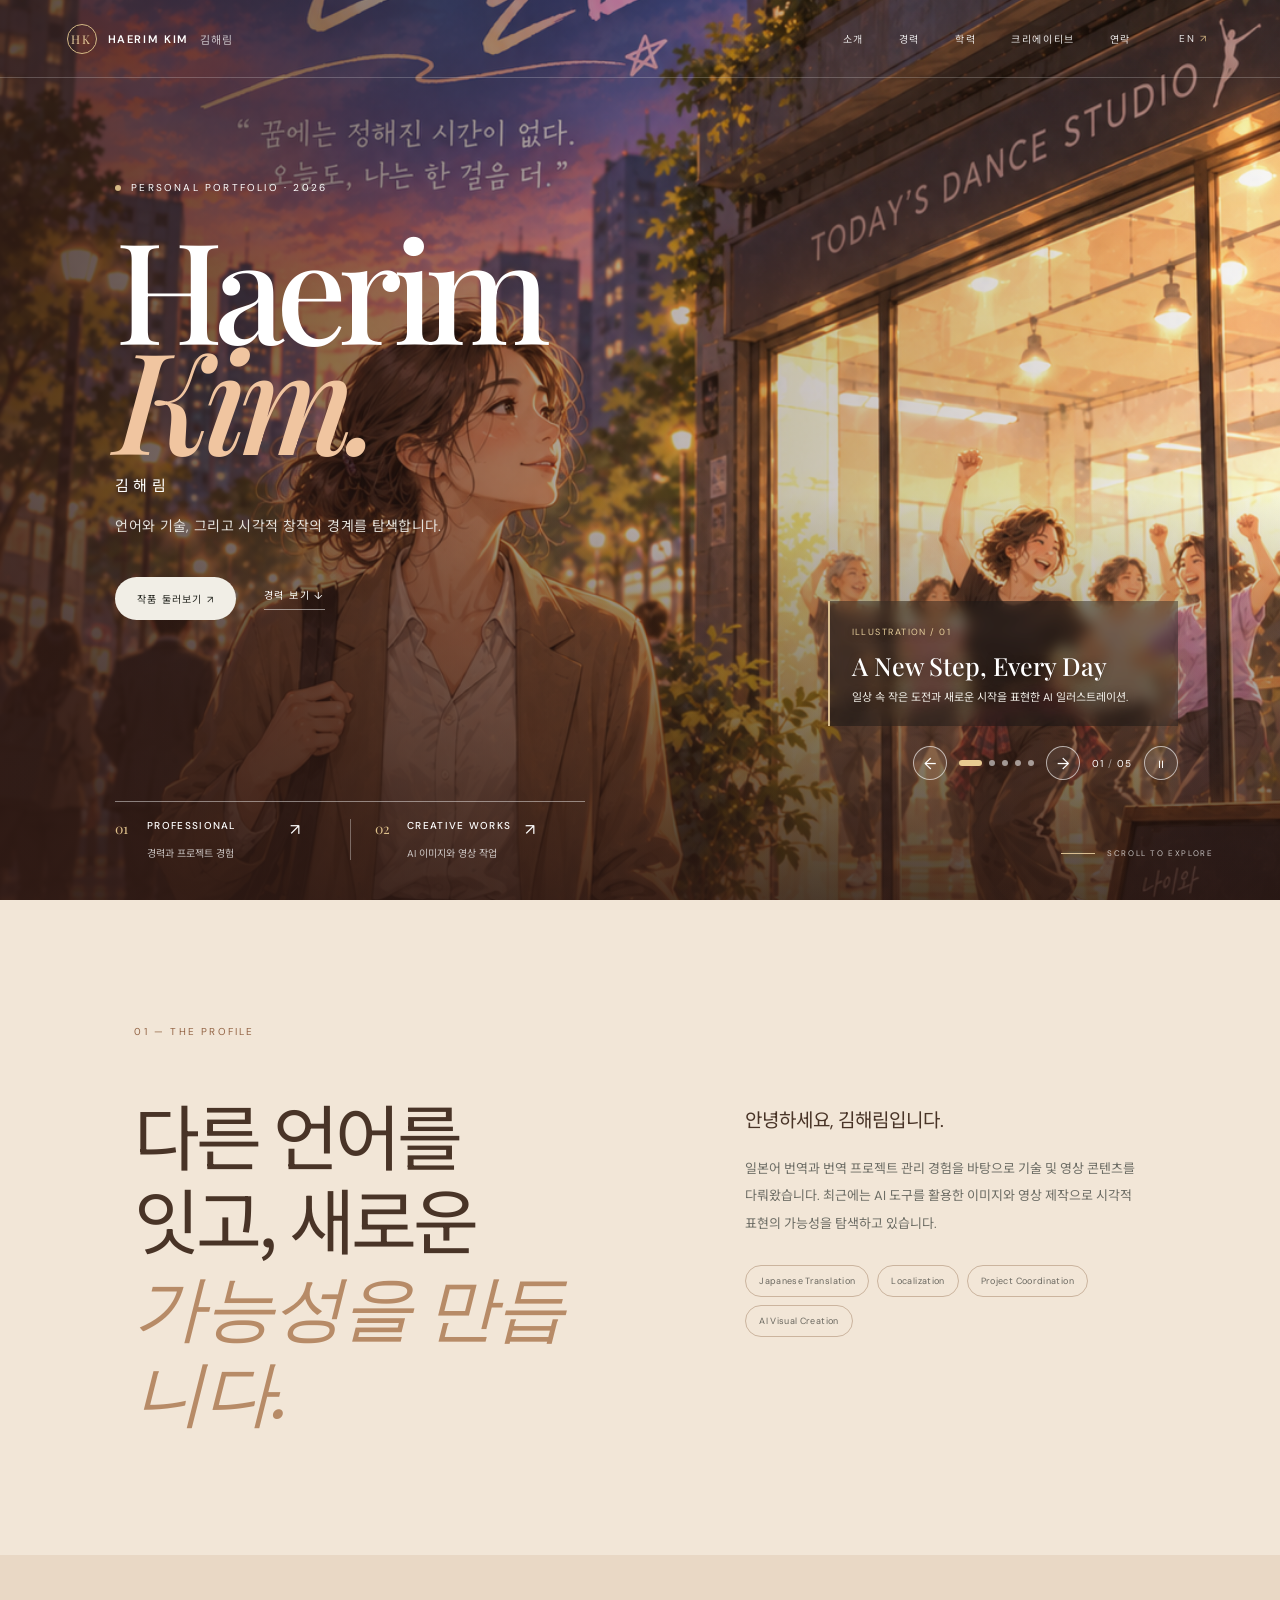
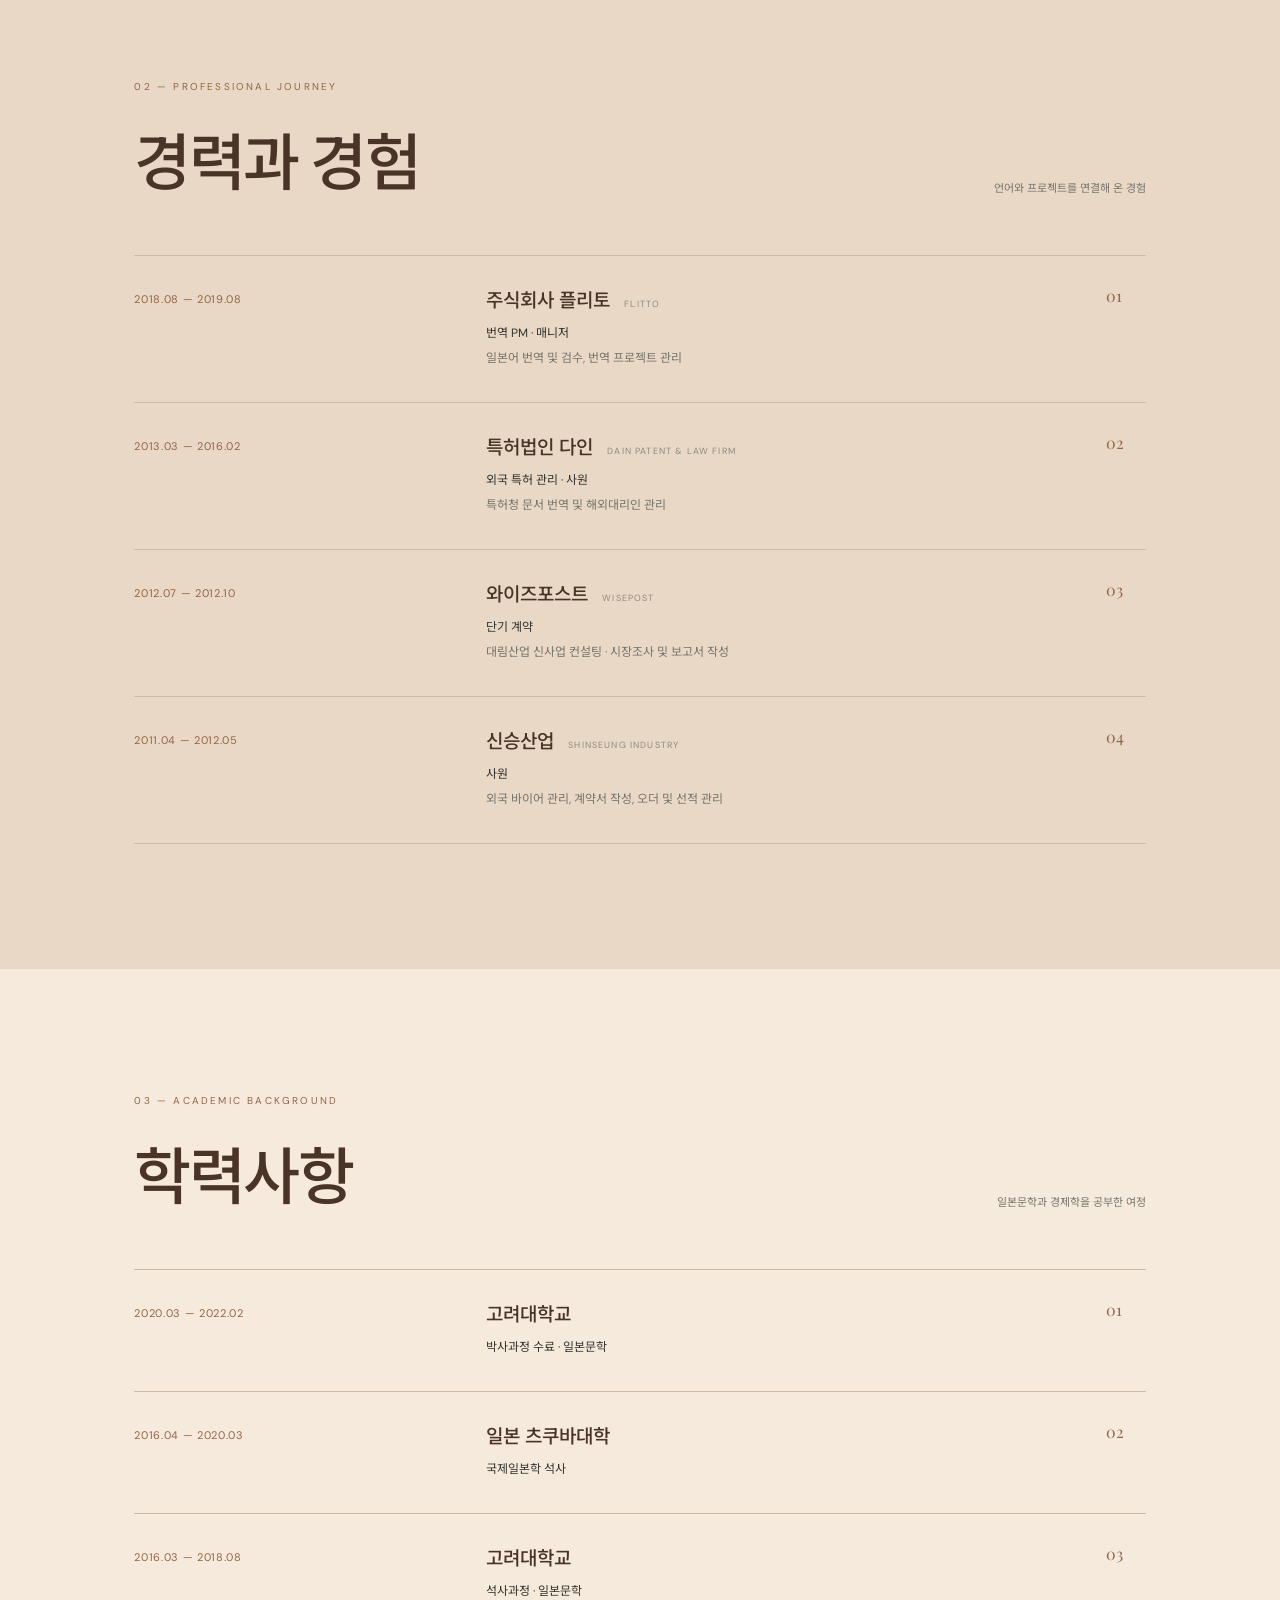
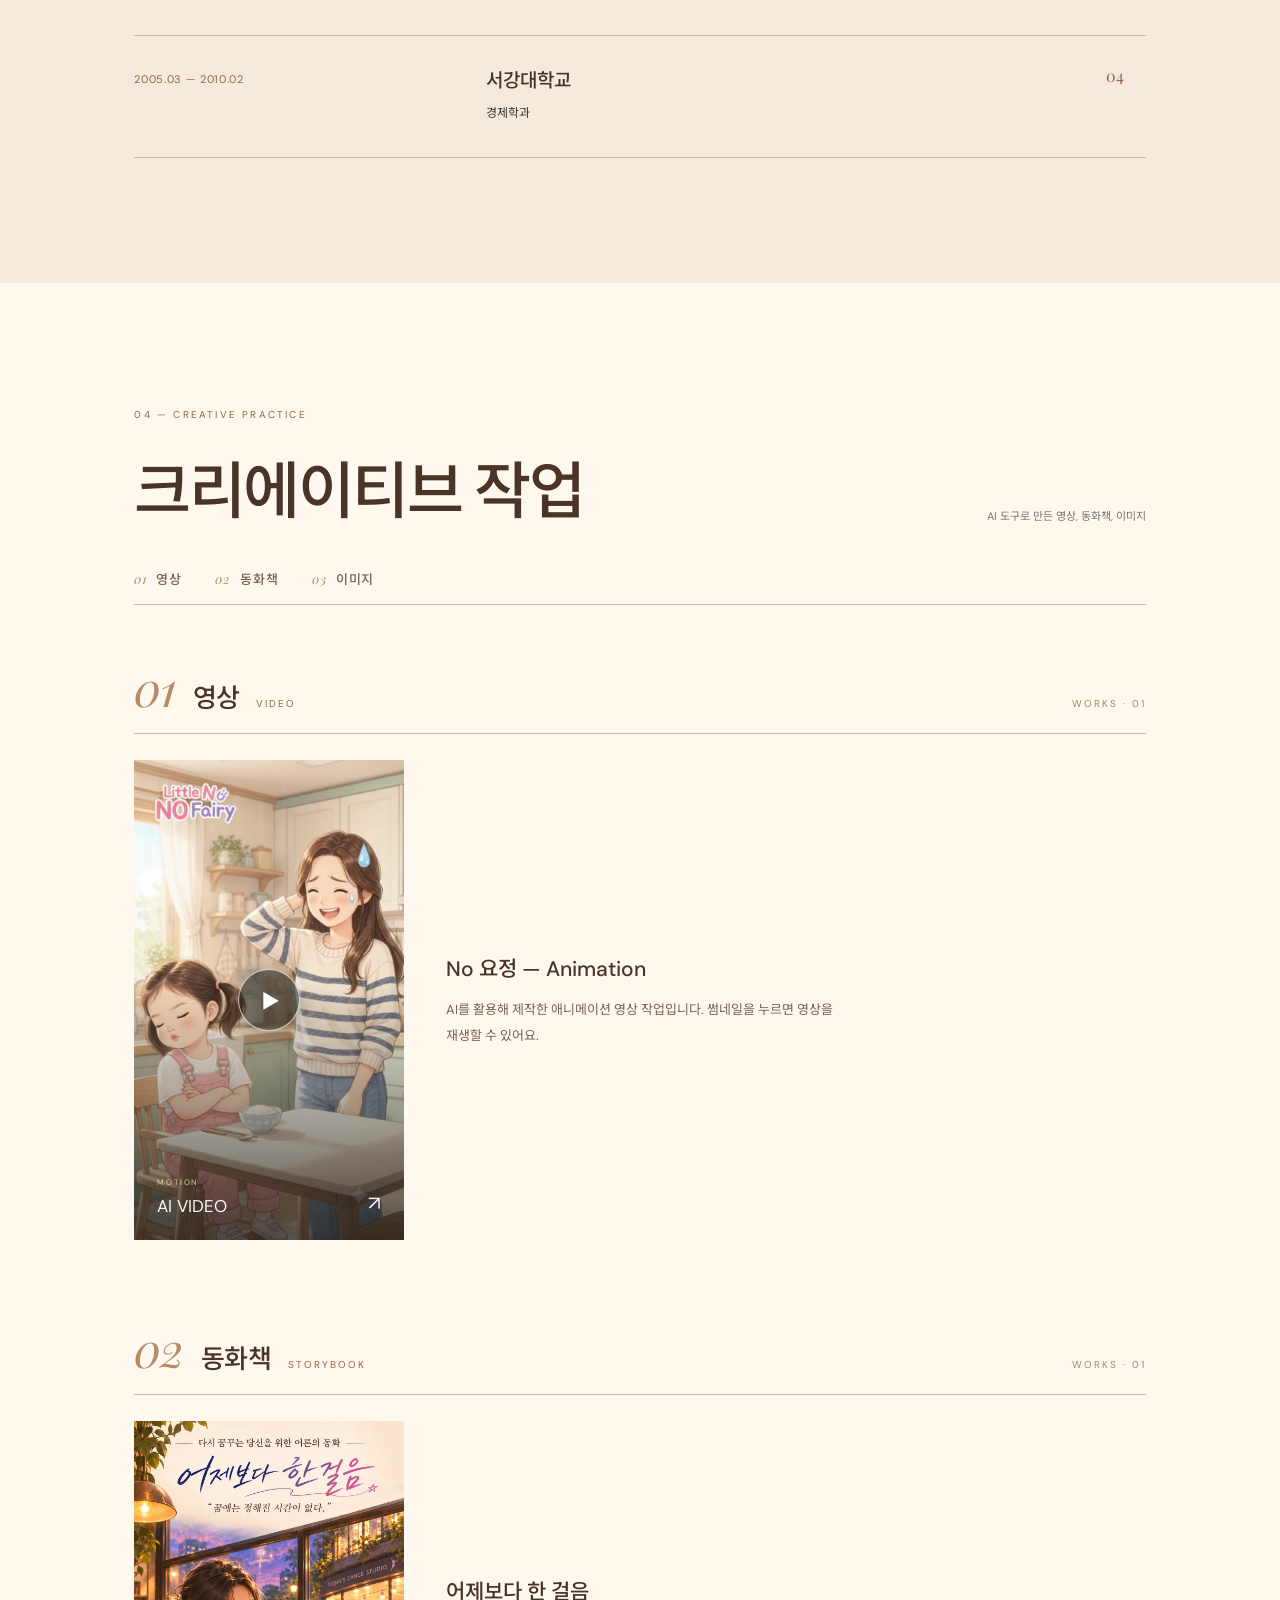
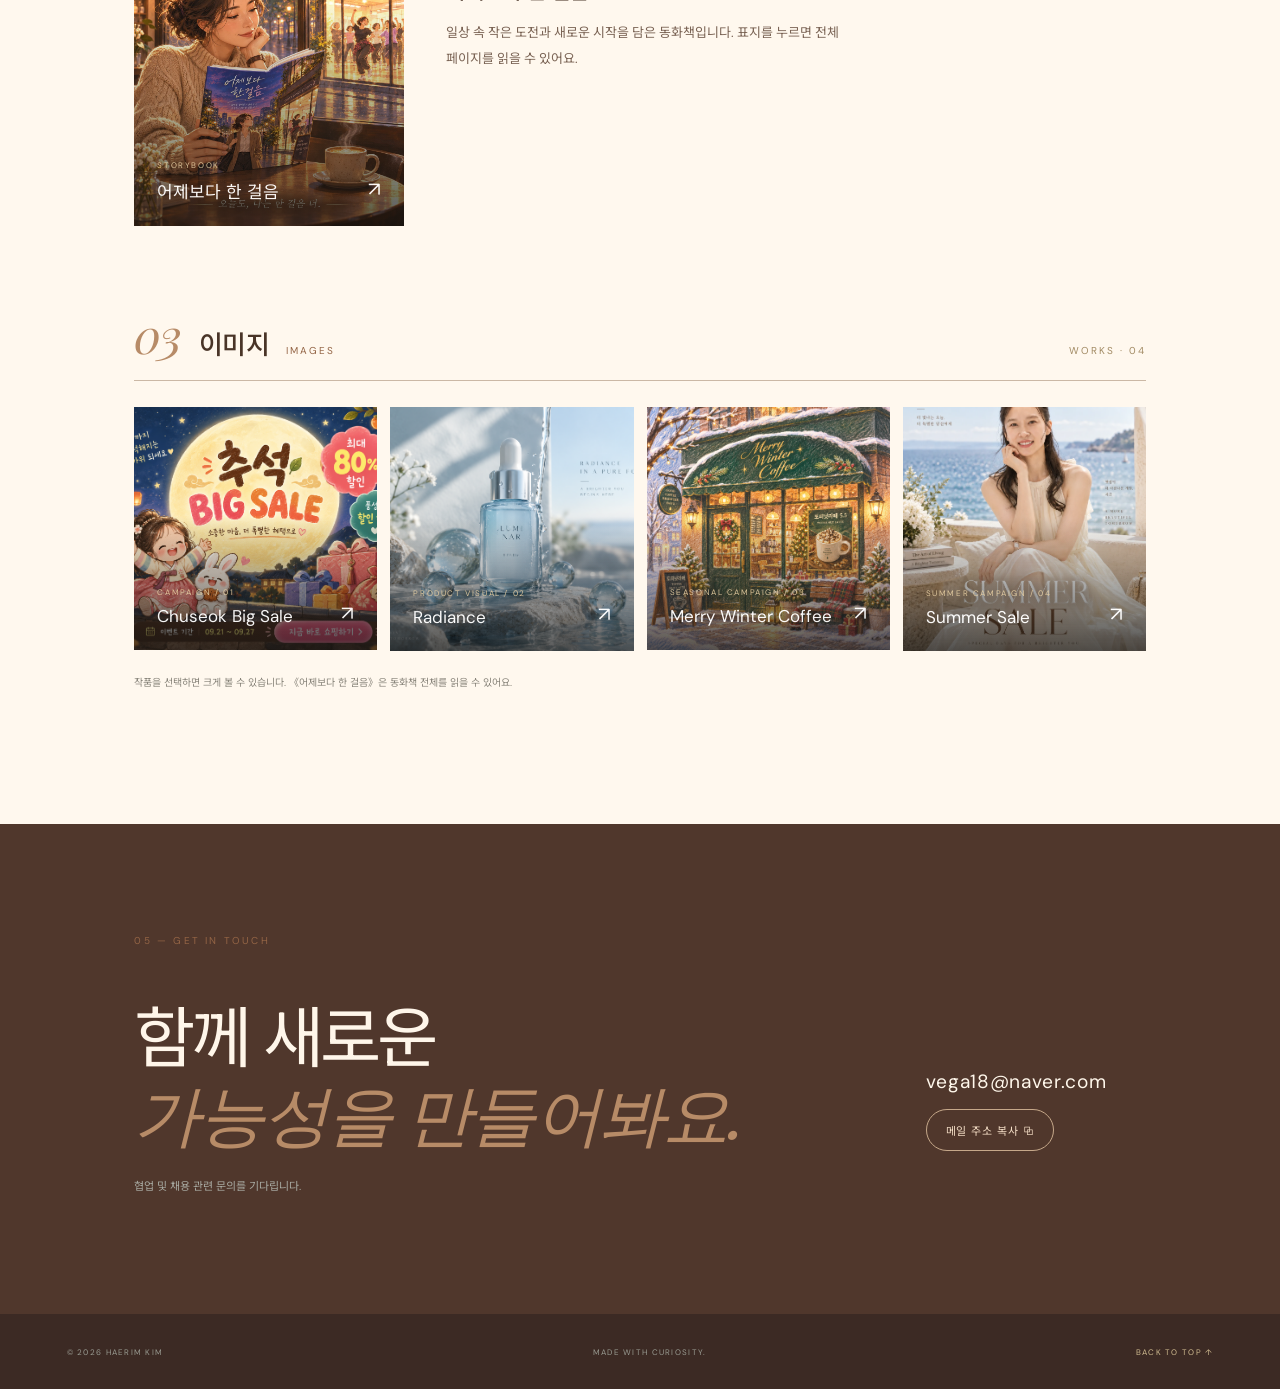
<file: index.html>
<!doctype html>
<html lang="ko">
<head>
<meta charset="utf-8">
<meta name="viewport" content="width=device-width, initial-scale=1">
<meta name="theme-color" content="#694736">
<meta name="description" content="Haerim Kim — Language, technology and visual creativity.">
<title>Haerim Kim — Personal Portfolio</title>
<link rel="preconnect" href="https://fonts.googleapis.com">
<link rel="preconnect" href="https://fonts.gstatic.com" crossorigin>
<link href="https://fonts.googleapis.com/css2?family=DM+Sans:wght@400;500;600;700&family=Playfair+Display:ital,wght@0,500;0,600;1,500&family=Noto+Sans+KR:wght@300;400;500;600&display=swap" rel="stylesheet">
<link rel="stylesheet" href="style.css?v=10.2">
<style>
.lb-flip{position:relative;display:block;height:min(78vh,900px);width:calc(min(78vh,900px)*.914);max-width:92vw;margin:0 auto;cursor:pointer;perspective:1600px;transition:width .9s cubic-bezier(.45,.05,.2,1)}
.lb-flip.is-flipped{width:calc(min(78vh,900px)*.667)}
.lb-flip .lb-inner{position:absolute;inset:0;transform-style:preserve-3d;transition:transform .9s cubic-bezier(.45,.05,.2,1)}
.lb-flip.is-flipped .lb-inner{transform:rotateY(180deg)}
.lb-flip .lb-face{position:absolute;inset:0;backface-visibility:hidden;-webkit-backface-visibility:hidden;overflow:hidden;border-radius:6px}
.lb-flip .lb-back{transform:rotateY(180deg)}
.lb-flip img{display:block;width:100%;height:100%;max-width:none;max-height:none;object-fit:cover}
.lb-flip .lb-hint{position:absolute;right:12px;bottom:12px;z-index:3;padding:7px 12px;border-radius:999px;background:rgba(0,0,0,.55);color:#fff;font:500 12px/1 'DM Sans',sans-serif;letter-spacing:.04em;pointer-events:none}
@media (prefers-reduced-motion:reduce){.lb-flip,.lb-flip .lb-inner{transition:none}}
</style>
</head>
<body data-palette="brown">
<header class="topbar">
  <a class="brand" href="#home" aria-label="Haerim Kim home"><span>HK</span><b>HAERIM KIM</b><i>김해림</i></a>
  <nav class="desktop-nav">
    <a href="#about" data-ko="소개" data-en="ABOUT">소개</a>
    <a href="#experience" data-ko="경력" data-en="EXPERIENCE">경력</a>
    <a href="#education" data-ko="학력" data-en="EDUCATION">학력</a>
    <a href="#creative" data-ko="크리에이티브" data-en="CREATIVE">크리에이티브</a>
    <a href="#contact" data-ko="연락" data-en="CONTACT">연락</a>
  </nav>
  <button class="lang-toggle" id="langToggle" aria-label="Switch language">EN <span>↗</span></button>
  <button class="menu-toggle" id="menuToggle" aria-label="Open menu">☰</button>
</header>
<main>
<section class="hero hybrid-hero" id="home" aria-label="Featured creative work">
  <div class="slides" aria-hidden="true">
    <div class="hero-slide active" style="background-image:url('assets/hero-art.png')"></div>
    <div class="hero-slide" style="background-image:url('assets/ai-image-01.png')"></div>
    <div class="hero-slide" style="background-image:url('assets/ai-image-02.png')"></div>
    <div class="hero-slide" style="background-image:url('assets/ai-image-03.png')"></div>
    <div class="hero-slide" style="background-image:url('assets/ai-image-04.webp')"></div>
  </div>
  <div class="hero-shade"></div>
  <div class="hero-copy">
    <p class="eyebrow"><span class="dot"></span><span data-ko="PERSONAL PORTFOLIO · 2026" data-en="PERSONAL PORTFOLIO · 2026">PERSONAL PORTFOLIO · 2026</span></p>
    <h1>Haerim<br><em>Kim.</em></h1>
    <p class="hero-korean">김해림</p>
    <p class="hero-line" data-ko="언어와 기술, 그리고 시각적 창작의 경계를 탐색합니다." data-en="Exploring the space between language, technology and visual creativity.">언어와 기술, 그리고 시각적 창작의 경계를 탐색합니다.</p>
    <div class="hero-actions"><a class="pill light" href="#creative" data-ko="작품 둘러보기 ↗" data-en="EXPLORE WORKS ↗">작품 둘러보기 ↗</a><a class="text-link" href="#experience" data-ko="경력 보기 ↓" data-en="VIEW EXPERIENCE ↓">경력 보기 ↓</a></div>
  </div>
  <div class="slide-caption" aria-live="polite"><span class="slide-category" id="slideCategory">ILLUSTRATION / 01</span><h2 id="slideTitle">A New Step, Every Day</h2><p id="slideDescription">일상 속 작은 도전과 새로운 시작을 표현한 AI 일러스트레이션.</p></div>
  <div class="slide-controls"><button class="slide-arrow" id="prevSlide" aria-label="Previous slide">←</button><div class="slide-pagination"><button class="slide-dot active" aria-label="Go to slide 1" aria-current="true"></button><button class="slide-dot" aria-label="Go to slide 2"></button><button class="slide-dot" aria-label="Go to slide 3"></button><button class="slide-dot" aria-label="Go to slide 4"></button><button class="slide-dot" aria-label="Go to slide 5"></button></div><button class="slide-arrow" id="nextSlide" aria-label="Next slide">→</button><span class="slide-count" id="slideCount">01 <i>/</i> 05</span><button class="slide-pause" id="pauseSlides" aria-label="Pause slideshow">Ⅱ</button></div>
  <div class="hero-shortcuts"><a href="#experience"><span>01</span><b>PROFESSIONAL</b><i>↗</i><small data-ko="경력과 프로젝트 경험" data-en="Career & project experience">경력과 프로젝트 경험</small></a><a href="#creative"><span>02</span><b>CREATIVE WORKS</b><i>↗</i><small data-ko="AI 이미지와 영상 작업" data-en="AI image & video projects">AI 이미지와 영상 작업</small></a></div>
  <a class="scroll-cue" href="#intro"><span></span>SCROLL TO EXPLORE</a>
</section>

<section class="intro section-pad" id="intro">
  <div class="section-kicker">01 — THE PROFILE</div>
  <div class="intro-grid" id="about">
    <h2 data-ko="다른 언어를<br>잇고, 새로운<br><em>가능성을 만듭니다.</em>" data-en="Connecting<br>languages.<br><em>Creating possibilities.</em>">다른 언어를<br>잇고, 새로운<br><em>가능성을 만듭니다.</em></h2>
    <div class="intro-text">
      <p class="lead" data-ko="안녕하세요, 김해림입니다." data-en="Hello, I'm Haerim Kim.">안녕하세요, 김해림입니다.</p>
      <p data-ko="일본어 번역과 번역 프로젝트 관리 경험을 바탕으로 기술 및 영상 콘텐츠를 다뤄왔습니다. 최근에는 AI 도구를 활용한 이미지와 영상 제작으로 시각적 표현의 가능성을 탐색하고 있습니다." data-en="I bring experience in Japanese translation and translation project coordination, with work spanning technical and video content. I also explore visual storytelling through AI-assisted image and video creation.">일본어 번역과 번역 프로젝트 관리 경험을 바탕으로 기술 및 영상 콘텐츠를 다뤄왔습니다. 최근에는 AI 도구를 활용한 이미지와 영상 제작으로 시각적 표현의 가능성을 탐색하고 있습니다.</p>
      <div class="expertise-tags"><span>Japanese Translation</span><span>Localization</span><span>Project Coordination</span><span>AI Visual Creation</span></div>
    </div>
  </div>
</section>

<section class="experience section-pad" id="experience">
  <div class="section-heading">
    <div><div class="section-kicker">02 — PROFESSIONAL JOURNEY</div><h2 data-ko="경력과 경험" data-en="Experience">경력과 경험</h2></div>
    <p data-ko="언어와 프로젝트를 연결해 온 경험" data-en="A path shaped by language and project work">언어와 프로젝트를 연결해 온 경험</p>
  </div>
  <div class="timeline">
    <article class="job"><div class="job-date">2018.08 — 2019.08</div><div class="job-main"><h3>주식회사 플리토 <small>FLITTO</small></h3><p class="job-role" data-ko="번역 PM · 매니저" data-en="Translation Project Manager">번역 PM · 매니저</p><p data-ko="일본어 번역 및 검수, 번역 프로젝트 관리" data-en="Japanese translation and review; translation project coordination">일본어 번역 및 검수, 번역 프로젝트 관리</p></div><span class="job-no">01</span></article>
    <article class="job"><div class="job-date">2013.03 — 2016.02</div><div class="job-main"><h3>특허법인 다인 <small>DAIN PATENT & LAW FIRM</small></h3><p class="job-role" data-ko="외국 특허 관리 · 사원" data-en="Foreign Patent Administration · Associate">외국 특허 관리 · 사원</p><p data-ko="특허청 문서 번역 및 해외대리인 관리" data-en="Translation of patent-office documents and coordination with overseas agents">특허청 문서 번역 및 해외대리인 관리</p></div><span class="job-no">02</span></article>
    <article class="job"><div class="job-date">2012.07 — 2012.10</div><div class="job-main"><h3>와이즈포스트 <small>WISEPOST</small></h3><p class="job-role" data-ko="단기 계약" data-en="Contract">단기 계약</p><p data-ko="대림산업 신사업 컨설팅 · 시장조사 및 보고서 작성" data-en="New business consulting for Daelim Industrial; market research and report writing">대림산업 신사업 컨설팅 · 시장조사 및 보고서 작성</p></div><span class="job-no">03</span></article>
    <article class="job"><div class="job-date">2011.04 — 2012.05</div><div class="job-main"><h3>신승산업 <small>SHINSEUNG INDUSTRY</small></h3><p class="job-role" data-ko="사원" data-en="Staff">사원</p><p data-ko="외국 바이어 관리, 계약서 작성, 오더 및 선적 관리" data-en="Overseas buyer relations, contract preparation, order and shipment coordination">외국 바이어 관리, 계약서 작성, 오더 및 선적 관리</p></div><span class="job-no">04</span></article>
  </div>
</section>

<section class="education section-pad" id="education">
  <div class="section-heading">
    <div><div class="section-kicker">03 — ACADEMIC BACKGROUND</div><h2 data-ko="학력사항" data-en="Education">학력사항</h2></div>
    <p data-ko="일본문학과 경제학을 공부한 여정" data-en="Studies in Japanese literature and economics">일본문학과 경제학을 공부한 여정</p>
  </div>
  <div class="timeline">
    <article class="job"><div class="job-date">2020.03 — 2022.02</div><div class="job-main"><h3 data-ko="고려대학교" data-en="Korea University">고려대학교</h3><p class="job-role" data-ko="박사과정 수료 · 일본문학" data-en="Doctoral Program (Completed) · Japanese Literature">박사과정 수료 · 일본문학</p></div><span class="job-no">01</span></article>
    <article class="job"><div class="job-date">2016.04 — 2020.03</div><div class="job-main"><h3 data-ko="일본 츠쿠바대학" data-en="University of Tsukuba, Japan">일본 츠쿠바대학</h3><p class="job-role" data-ko="국제일본학 석사" data-en="Master's Degree · International Japanese Studies">국제일본학 석사</p></div><span class="job-no">02</span></article>
    <article class="job"><div class="job-date">2016.03 — 2018.08</div><div class="job-main"><h3 data-ko="고려대학교" data-en="Korea University">고려대학교</h3><p class="job-role" data-ko="석사과정 · 일본문학" data-en="Master's Program · Japanese Literature">석사과정 · 일본문학</p></div><span class="job-no">03</span></article>
    <article class="job"><div class="job-date">2005.03 — 2010.02</div><div class="job-main"><h3 data-ko="서강대학교" data-en="Sogang University">서강대학교</h3><p class="job-role" data-ko="경제학과" data-en="Economics">경제학과</p></div><span class="job-no">04</span></article>
  </div>
</section>

<section class="creative section-pad" id="creative">
  <div class="section-heading">
    <div><div class="section-kicker">04 — CREATIVE PRACTICE</div><h2 data-ko="크리에이티브 작업" data-en="Creative Works">크리에이티브 작업</h2></div>
    <p data-ko="AI 도구로 만든 영상, 동화책, 이미지" data-en="Videos, a storybook and images made with AI tools">AI 도구로 만든 영상, 동화책, 이미지</p>
  </div>
  <nav class="work-tabs" aria-label="작업 종류">
    <a href="#works-video"><span>01</span><b data-ko="영상" data-en="Video">영상</b></a>
    <a href="#works-book"><span>02</span><b data-ko="동화책" data-en="Storybook">동화책</b></a>
    <a href="#works-image"><span>03</span><b data-ko="이미지" data-en="Images">이미지</b></a>
  </nav>

  <div class="work-group" id="works-video">
    <div class="group-head"><span class="group-no">01</span><h3><span data-ko="영상" data-en="Video">영상</span> <small>VIDEO</small></h3><span class="group-count">01</span></div>
    <div class="work-feature">
      <button class="work-card work-video" data-type="video" data-src="assets/ai-video-01.mp4" data-title="No 요정 — Animation" data-desc="유아기 아이와 부모 사이의 흔한 일상 대화를 따뜻하고 생동감 있는 3D 툰(Toon) 스타일로 시각화한 숏폼 콘텐츠입니다. 생성형 AI 기술을 활용하여 캐릭터 디자인부터 구도 연출, 성우 음성 합성까지 전체 공정을 단축하고 완성도 높은 비주얼을 구현했습니다. 영상 제작 도구: Gemini, Flow.">
        <img src="assets/ai-video-thumbnail.jpg" alt="AI 애니메이션 영상의 실제 장면 미리보기" loading="lazy"><span class="video-play" aria-hidden="true">▶</span>
        <span class="work-overlay"><small>MOTION</small><b>AI VIDEO</b><i>↗</i></span>
      </button>
      <div class="feature-text"><h4>No 요정 — Animation</h4><p data-ko="AI를 활용해 제작한 애니메이션 영상 작업입니다. 썸네일을 누르면 영상을 재생할 수 있어요." data-en="An animation created with AI tools. Select the thumbnail to play it.">AI를 활용해 제작한 애니메이션 영상 작업입니다. 썸네일을 누르면 영상을 재생할 수 있어요.</p></div>
    </div>
  </div>

  <div class="work-group" id="works-book">
    <div class="group-head"><span class="group-no">02</span><h3><span data-ko="동화책" data-en="Storybook">동화책</span> <small>STORYBOOK</small></h3><span class="group-count">01</span></div>
    <div class="work-feature">
      <a class="work-card storybook-card" href="storybook_detail.html" aria-label="어제보다 한 걸음 동화책 상세페이지 열기">
        <img src="assets/storybook-hero-poster.webp" alt="어제보다 한 걸음 동화책 포스터" loading="lazy">
        <span class="work-overlay"><small>STORYBOOK</small><b>어제보다 한 걸음</b><i>↗</i></span>
      </a>
      <div class="feature-text"><h4>어제보다 한 걸음</h4><p data-ko="일상 속 작은 도전과 새로운 시작을 담은 동화책입니다. 표지를 누르면 전체 페이지를 읽을 수 있어요." data-en="A picture book about small everyday challenges and fresh beginnings. Select the cover to read the full story.">일상 속 작은 도전과 새로운 시작을 담은 동화책입니다. 표지를 누르면 전체 페이지를 읽을 수 있어요.</p></div>
    </div>
  </div>

  <div class="work-group" id="works-image">
    <div class="group-head"><span class="group-no">03</span><h3><span data-ko="이미지" data-en="Images">이미지</span> <small>IMAGES</small></h3><span class="group-count">04</span></div>
    <div class="work-masonry">
      <button class="work-card" data-type="image" data-src="assets/ai-image-01.png" data-title="Chuseok Big Sale" data-desc="추석 시즌 프로모션을 위한 SNS 배너 콘셉트.">
        <img src="assets/ai-image-01.png" alt="추석 빅세일 프로모션 배너" loading="lazy">
        <span class="work-overlay"><small>CAMPAIGN / 01</small><b>Chuseok Big Sale</b><i>↗</i></span>
      </button>
      <button class="work-card" data-type="image" data-src="assets/ai-image-02.png" data-title="Radiance in a Pure Form" data-desc="맑고 투명한 이미지를 강조한 스킨케어 제품 비주얼.">
        <img src="assets/ai-image-02.png" alt="세럼 제품 광고 이미지" loading="lazy">
        <span class="work-overlay"><small>PRODUCT VISUAL / 02</small><b>Radiance</b><i>↗</i></span>
      </button>
      <button class="work-card" data-type="image" data-flip="assets/ai-image-03.png" data-src="assets/cafe-view.png" data-title="Merry Winter Coffee" data-desc="겨울 시즌 음료를 위한 따뜻한 무드의 콘셉트. 이미지를 클릭하면 카페 전경이 회전하며 시즌 음료 포스터가 나타납니다.">
        <img src="assets/cafe-view.png" alt="눈 내리는 겨울 카페 전경" loading="lazy">
        <span class="work-overlay"><small>SEASONAL CAMPAIGN / 03</small><b>Merry Winter Coffee</b><i>↗</i></span>
      </button>
      <button class="work-card" data-type="image" data-src="assets/ai-image-04.webp" data-title="Summer Sale — A Brighter You" data-desc="햇살과 바다의 분위기를 담은 여름 시즌 프로모션 비주얼.">
        <img src="assets/ai-image-04.webp" alt="바다를 배경으로 한 여름 시즌 세일 포스터" loading="lazy">
        <span class="work-overlay"><small>SUMMER CAMPAIGN / 04</small><b>Summer Sale</b><i>↗</i></span>
      </button>
    </div>
  </div>
  <p class="gallery-caption" data-ko="작품을 선택하면 크게 볼 수 있습니다. 《어제보다 한 걸음》은 동화책 전체를 읽을 수 있어요." data-en="Select a piece to view it larger. The storybook 'A Step Better Than Yesterday' can be read in full.">작품을 선택하면 크게 볼 수 있습니다. 《어제보다 한 걸음》은 동화책 전체를 읽을 수 있어요.</p>
</section>

<section class="contact section-pad" id="contact">
  <div class="section-kicker">05 — GET IN TOUCH</div>
  <div class="contact-row"><h2 data-ko="함께 새로운<br><em>가능성을 만들어봐요.</em>" data-en="Let's create<br><em>what's next.</em>">함께 새로운<br><em>가능성을 만들어봐요.</em></h2><div class="email-copy-group">
    <span class="email-address">vega18@naver.com</span>
    <button class="contact-link email-copy-button" id="copyEmail" type="button" aria-label="메일 주소 복사">
      <span data-ko="메일 주소 복사" data-en="COPY EMAIL ADDRESS">메일 주소 복사</span> <span aria-hidden="true">⧉</span>
    </button>
  </div></div>
  <p class="contact-small" data-ko="협업 및 채용 관련 문의를 기다립니다." data-en="Open to conversations about opportunities and collaboration.">협업 및 채용 관련 문의를 기다립니다.</p>
</section>
</main>
<div class="copy-toast" id="copyToast" role="status" aria-live="polite" aria-atomic="true"></div>
<footer><span>© 2026 HAERIM KIM</span><span>MADE WITH CURIOSITY.</span><a href="#home">BACK TO TOP ↑</a></footer>

<div class="lightbox" id="lightbox" aria-hidden="true">
  <button class="lightbox-close" id="lightboxClose" aria-label="Close">×</button>
  <div class="lightbox-content"><div id="lightboxMedia"></div><div class="lightbox-info"><span>SELECTED WORK</span><h3 id="lightboxTitle"></h3><p id="lightboxDesc"></p></div></div>
</div>
<script src="script.js?v=10.1"></script>
<script>
(function(){
  var media=document.getElementById('lightboxMedia');
  if(!media)return;
  var BACK='assets/ai-image-03.png', busy=false;
  function build(){
    var img=media.querySelector('img');
    if(busy||!img||(img.getAttribute('src')||'').indexOf('cafe-view')===-1||media.querySelector('.lb-flip'))return;
    busy=true;
    var box=document.createElement('div');
    box.className='lb-flip';
    box.setAttribute('role','button');
    box.setAttribute('aria-label','클릭하면 포스터가 나타납니다');
    box.innerHTML='<div class="lb-inner"><div class="lb-face lb-front"><img src="assets/cafe-view.png" alt="눈 내리는 겨울 카페 전경"></div>'+
      '<div class="lb-face lb-back"><img src="'+BACK+'" alt="Merry Winter Coffee 포스터"></div></div>'+
      '<span class="lb-hint">클릭해서 뒤집기 ↻</span>';
    box.addEventListener('click',function(e){
      e.stopPropagation();
      box.classList.toggle('is-flipped');
    });
    media.innerHTML='';
    media.appendChild(box);
    busy=false;
  }
  new MutationObserver(build).observe(media,{childList:true,subtree:true});
})();
</script>
</body>
</html>
</file>
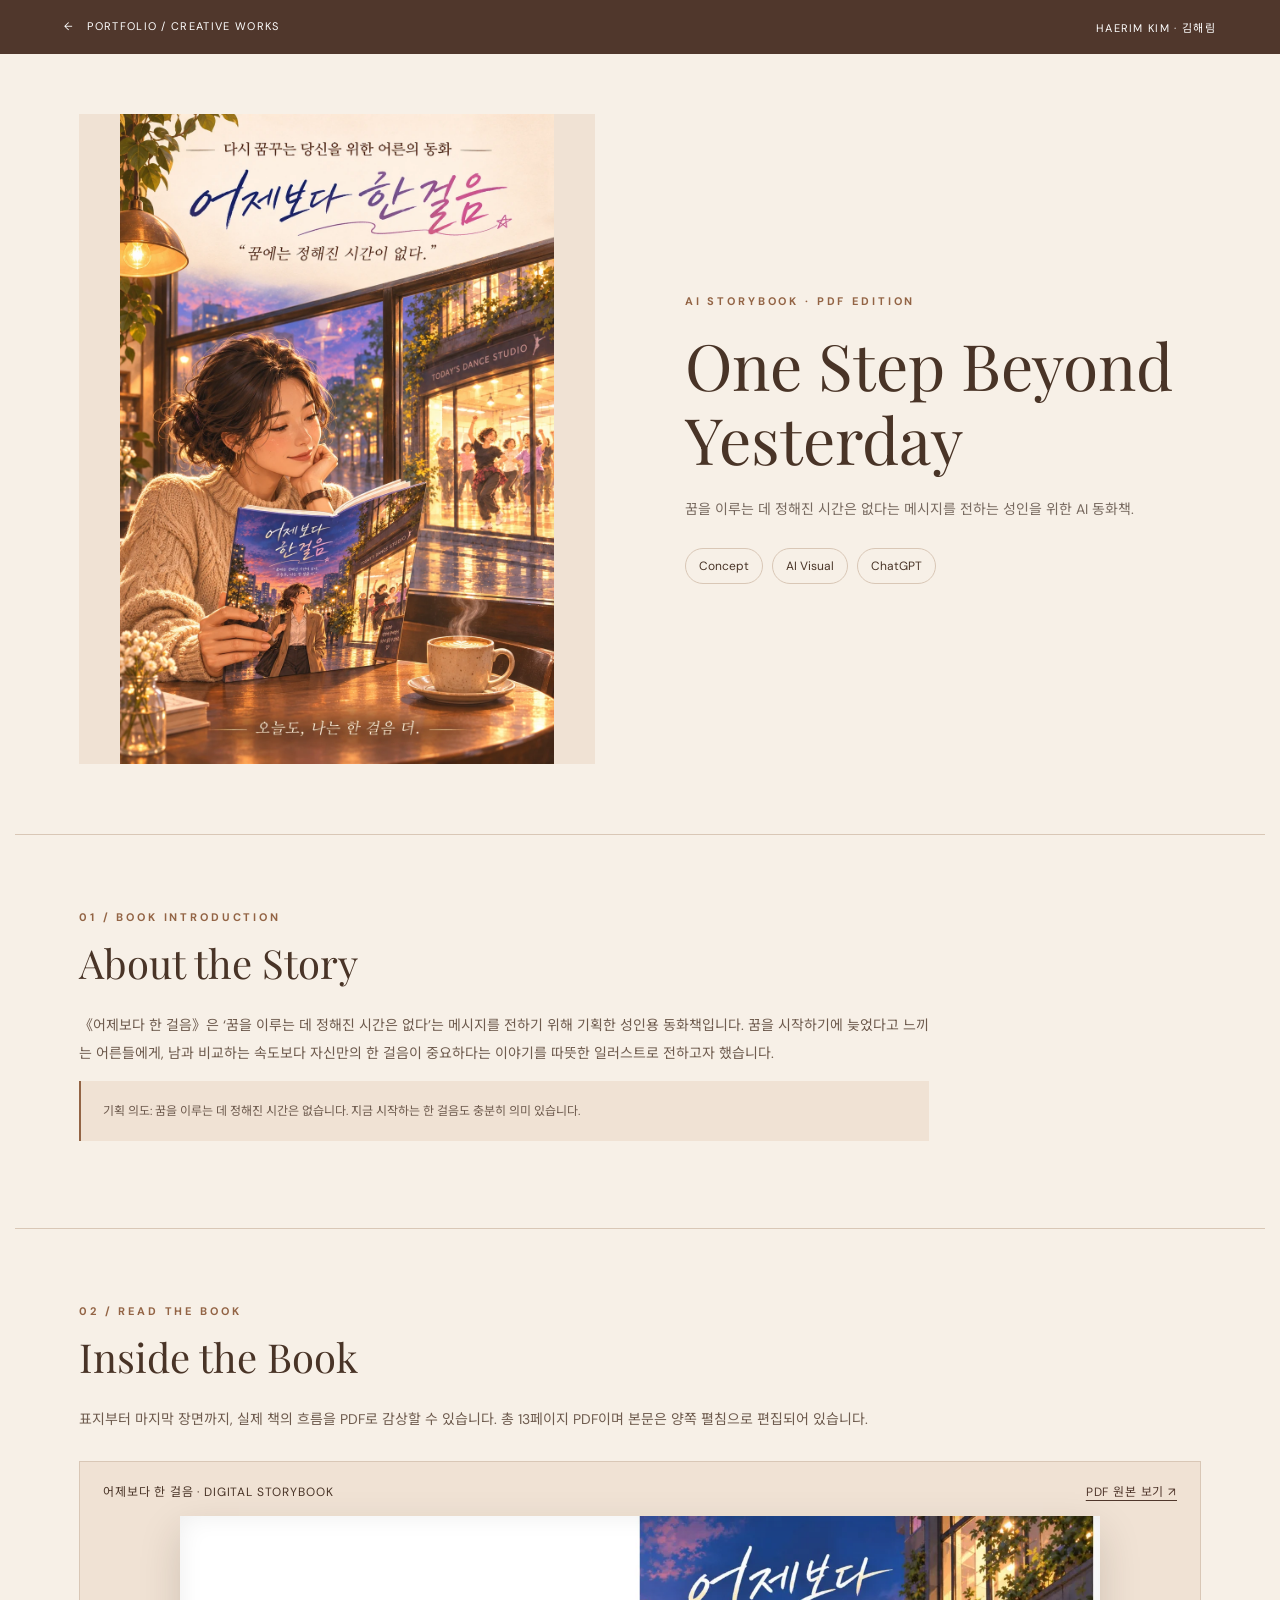
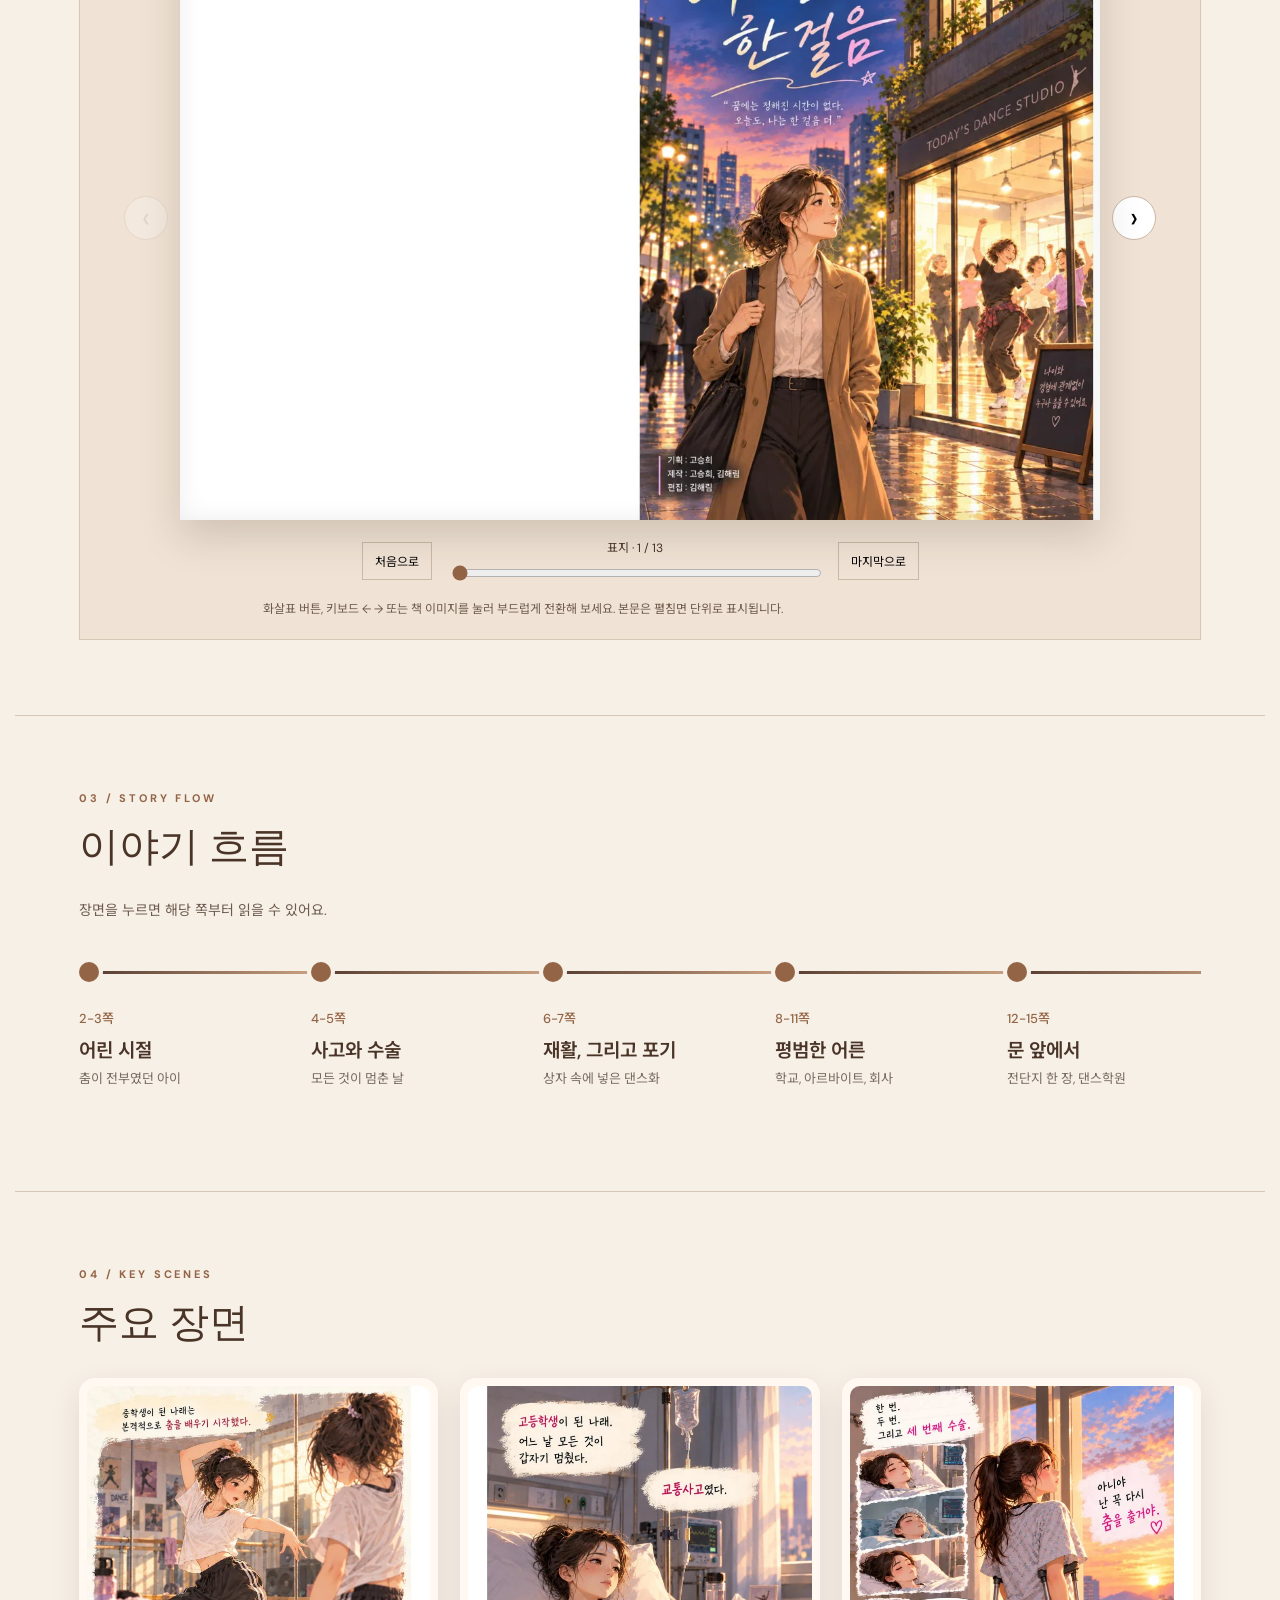
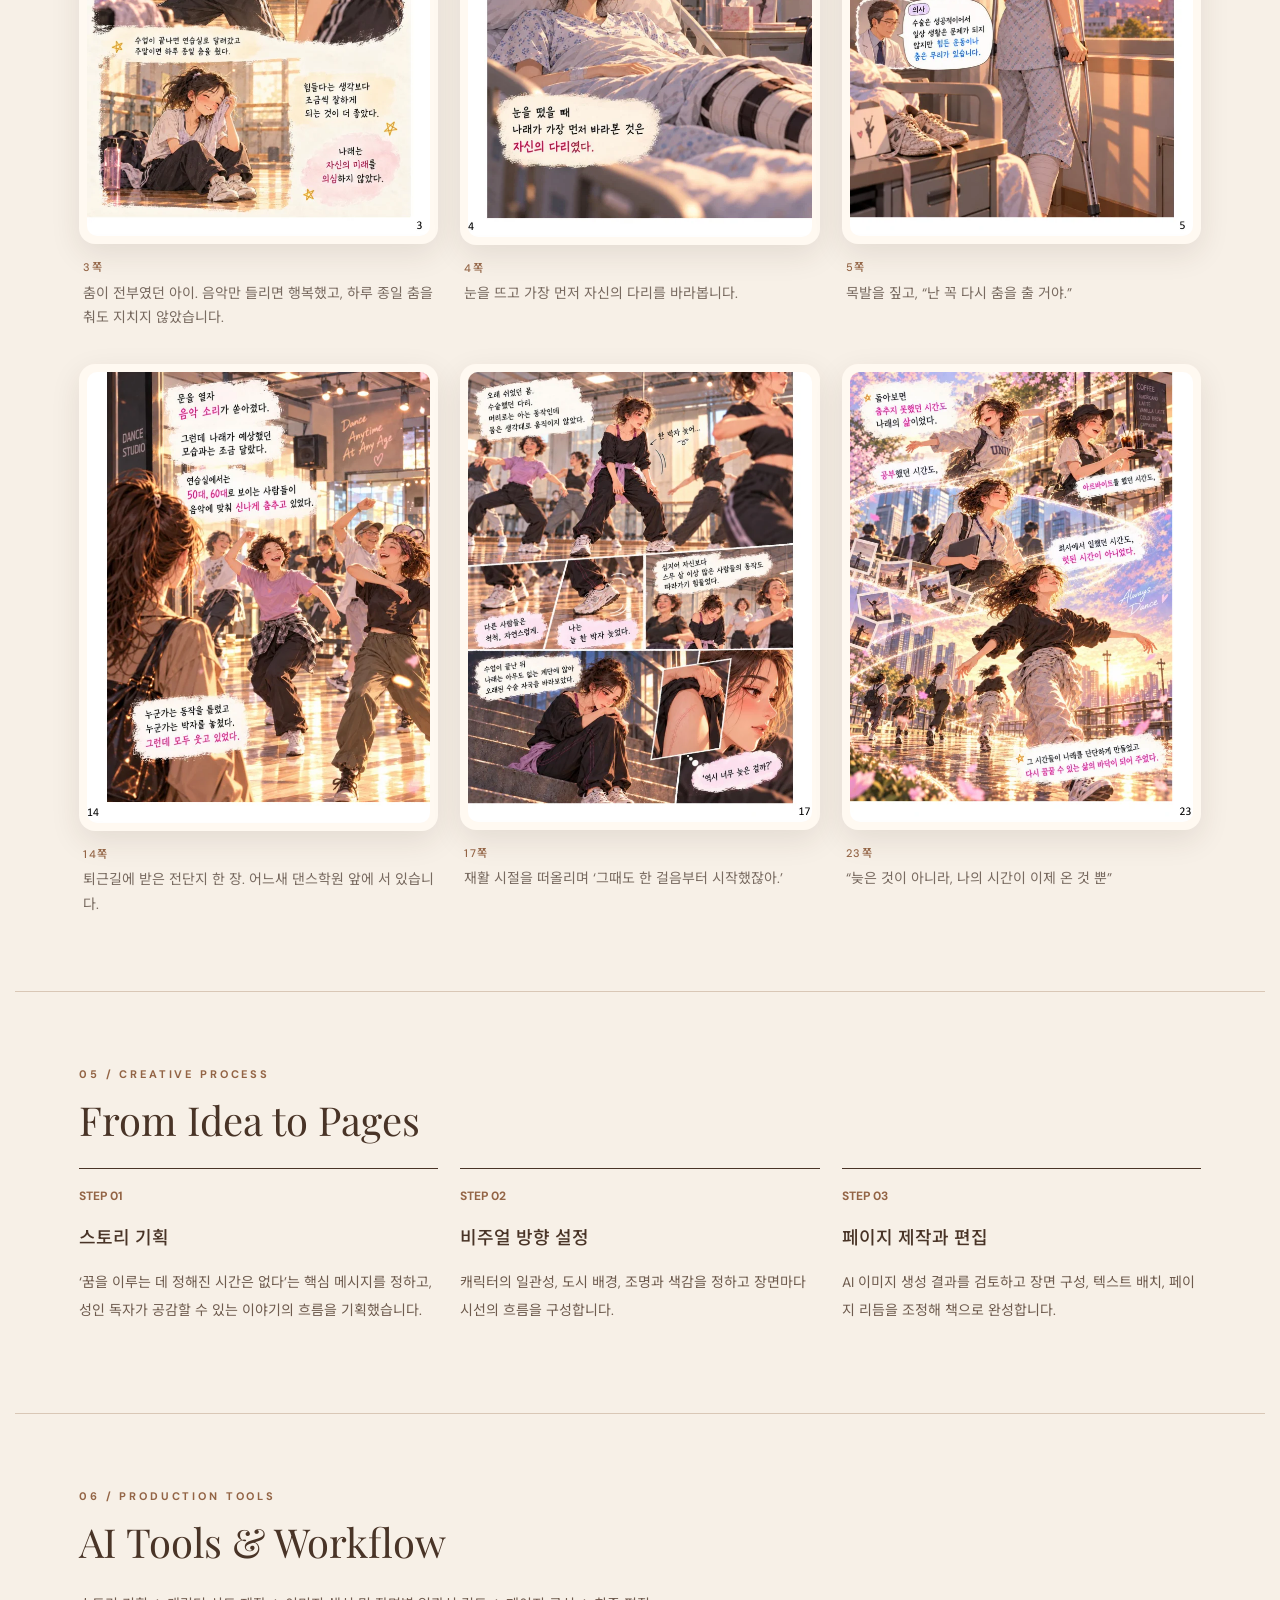
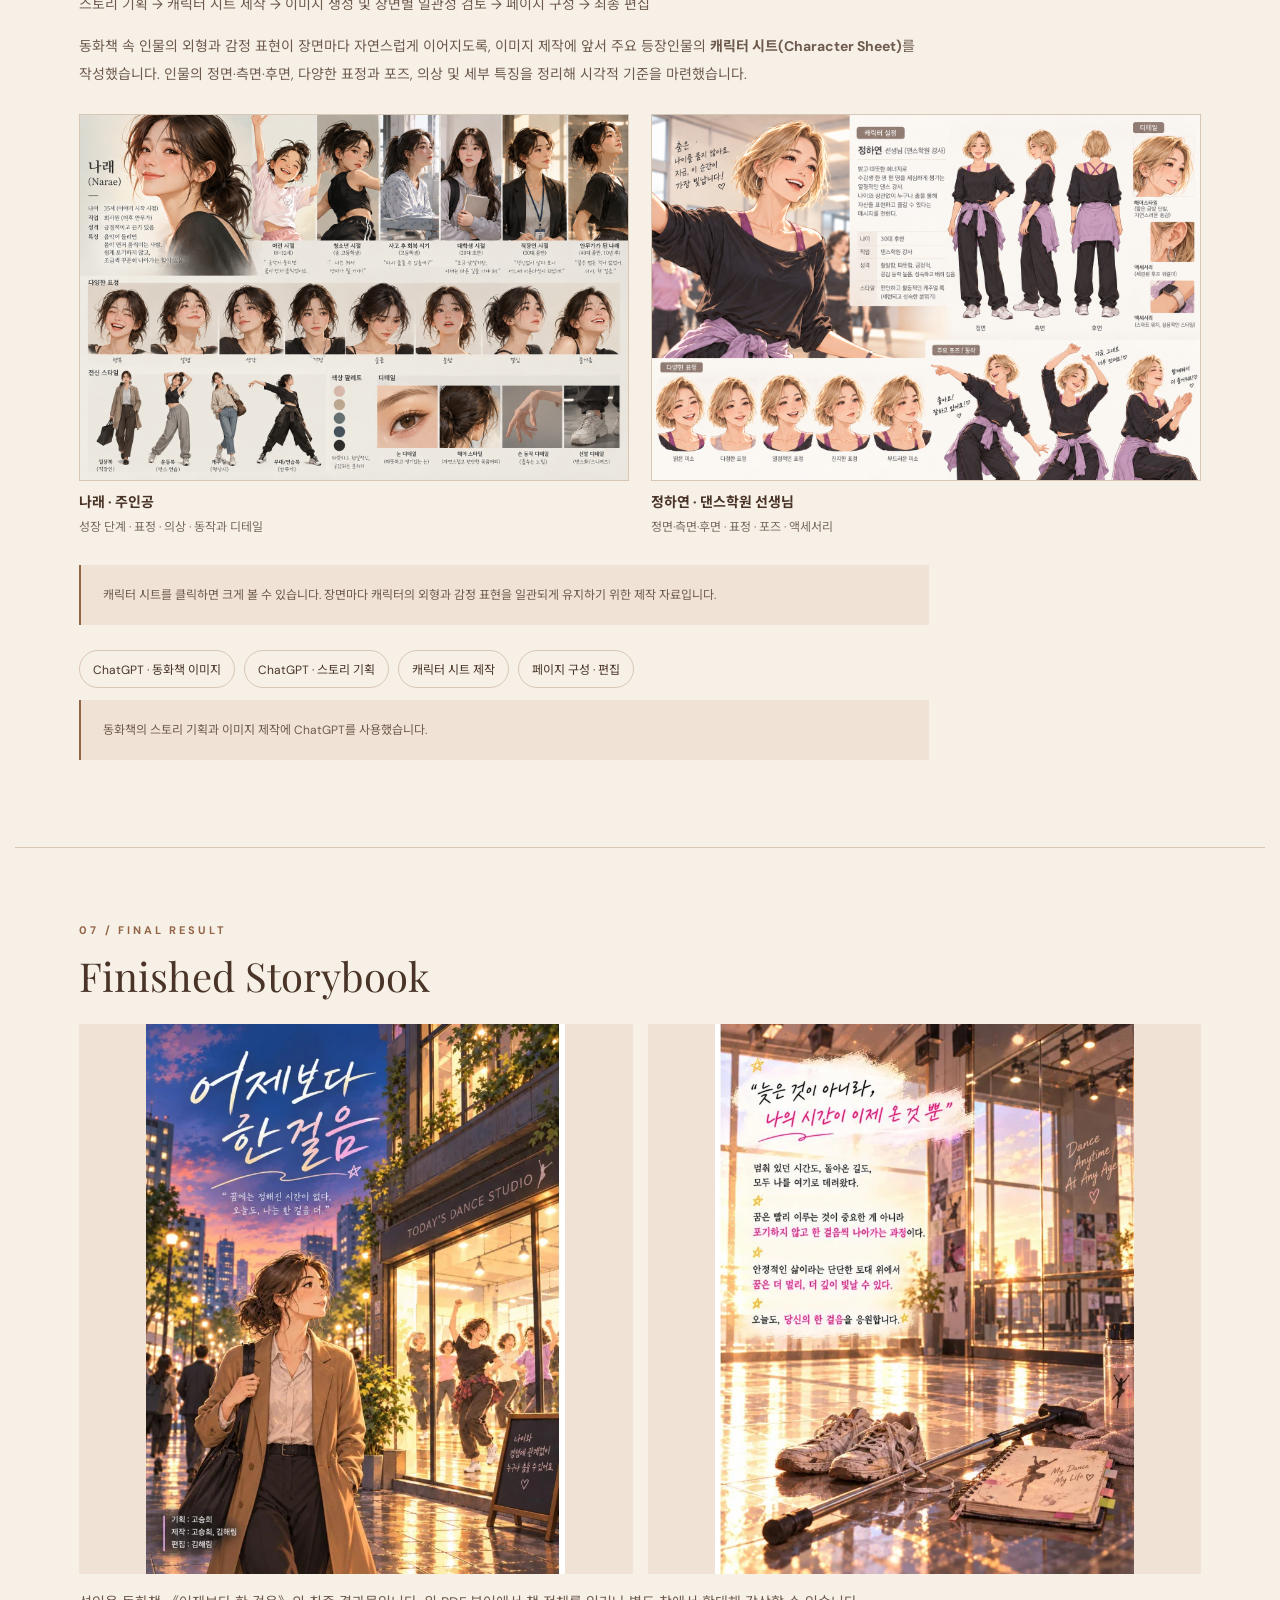
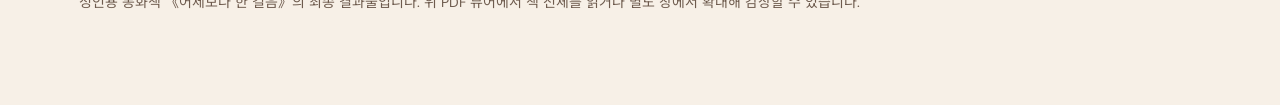
<file: storybook_detail.html>
<!doctype html>
<html lang="ko">
<head>
<meta charset="utf-8">
<meta name="viewport" content="width=device-width,initial-scale=1">
<link rel="preconnect" href="https://fonts.googleapis.com"><link rel="preconnect" href="https://fonts.gstatic.com" crossorigin><link href="https://fonts.googleapis.com/css2?family=DM+Sans:wght@400;500;600&family=Playfair+Display:wght@400;500&family=Noto+Sans+KR:wght@400;500&display=swap" rel="stylesheet">
<title>어제보다 한 걸음 | Haerim Kim</title>
<style>
/* ===== Base ===== */
:root{--bg:#f7f0e7;--ink:#493427;--muted:#786a60;--line:#d9c7b6;--accent:#936445}*{box-sizing:border-box}html{scroll-behavior:smooth}body{margin:0;background:var(--bg);color:var(--ink);font-family:'DM Sans','Noto Sans KR',sans-serif}a{color:inherit;text-decoration:none}button{font:inherit;cursor:pointer}
.eyebrow{font-size:11px;letter-spacing:.26em;text-transform:uppercase;color:var(--accent);font-weight:700}
.chips{display:flex;flex-wrap:wrap;gap:9px;margin-top:25px}.chip{border:1px solid var(--line);border-radius:20px;padding:9px 13px;font-size:12px}
/* ===== Detail page ===== */
.detail{display:none;position:fixed;inset:0;background:var(--bg);z-index:60;overflow:auto}.detail.show{display:block}.detail-top{position:sticky;top:0;background:rgba(247,240,231,.95);z-index:5;padding:17px 5%;display:flex;justify-content:space-between;border-bottom:1px solid var(--line)}.back{border:0;background:none;letter-spacing:.12em;font-size:12px}.detail-hero{padding:70px 5%;max-width:1250px;margin:auto;display:grid;grid-template-columns:1fr 1fr;gap:8%;align-items:center}.detail-hero img{width:100%;max-height:650px;object-fit:contain;background:#e9e4db}.detail-hero h1{font:400 clamp(40px,5vw,78px)/1.15 'Playfair Display',serif;margin:20px 0}.detail-hero p{font-size:14px;line-height:2;color:var(--muted)}.detail-section{max-width:1250px;padding:75px 5%;margin:auto;border-top:1px solid var(--line)}.detail-section h2{font:400 40px 'Playfair Display',serif;margin:12px 0 22px}.detail-section p{max-width:850px;line-height:2;color:#6e5b4e;font-size:14px}.pages{display:grid;grid-template-columns:repeat(4,1fr);gap:13px;margin-top:30px}.pages button{padding:0;border:0;background:transparent;text-align:left}.pages img{width:100%;display:block}.pages span{font-size:11px;color:var(--muted);display:block;padding:8px 0}.process{display:grid;grid-template-columns:repeat(3,1fr);gap:22px}.process article{border-top:1px solid var(--ink);padding-top:15px}.process b{font-size:12px;color:var(--accent)}.process h3{font-size:18px;font-weight:500}.lightbox{position:fixed;inset:0;z-index:90;background:rgba(15,15,15,.95);display:none;align-items:center;justify-content:center;padding:60px}.lightbox.show{display:flex}.lightbox img{max-width:100%;max-height:100%;object-fit:contain}.close-lightbox{position:absolute;right:25px;top:20px;border:0;color:white;background:none;font-size:30px}.note{background:#f0e2d4;padding:18px 22px;border-left:2px solid var(--accent);font-size:12px!important}.detail-gallery{display:grid;grid-template-columns:repeat(2,1fr);gap:15px}.detail-gallery img{width:100%;height:550px;object-fit:contain;background:#f0e2d4}
@media(max-width:800px){.detail-hero{grid-template-columns:1fr;gap:35px}.pages{grid-template-columns:repeat(3,1fr)}.process{grid-template-columns:1fr}.detail-gallery img{height:300px}}@media(max-width:480px){.pages{grid-template-columns:repeat(2,1fr)}.detail-section h2{font-size:32px}}
/* ===== Character sheet / Story flow / Scene grid ===== */
.character-sheet-grid{display:grid;grid-template-columns:1fr 1fr;gap:22px;margin:26px 0}.character-sheet-grid figure{margin:0}.character-sheet-grid img{display:block;width:100%;height:auto;cursor:zoom-in;border:1px solid #e5ded6}.character-sheet-grid figcaption{font-size:14px;line-height:1.7;margin-top:10px}.character-sheet-grid figcaption small{font-size:12px;color:#777}@media(max-width:700px){.character-sheet-grid{grid-template-columns:1fr}} .story-flow{position:relative;display:flex;gap:0;overflow-x:auto;padding:30px 0 14px;margin-top:18px;scroll-snap-type:x proximity}.story-flow::-webkit-scrollbar{height:8px}.story-flow::-webkit-scrollbar-thumb{background:#cbb8a5;border-radius:8px}.flow-step{flex:0 0 232px;position:relative;border:0;background:transparent;text-align:left;padding:0 18px 12px 0;scroll-snap-align:start;color:var(--ink)}.flow-step:before{content:"";position:absolute;left:0;top:-1px;right:0;height:3px;background:linear-gradient(90deg,#50372c,#c9a080)}.flow-step:last-child:before{right:40%}.flow-dot{display:block;width:20px;height:20px;border-radius:50%;background:#936445;margin:-10px 0 26px;position:relative;box-shadow:0 0 0 4px var(--bg);transition:transform .2s}.flow-step:hover .flow-dot{transform:scale(1.25)}.flow-step b{display:block;font-size:13px;color:#936445;font-weight:500;margin-bottom:8px}.flow-step strong{display:block;font-size:19px;font-weight:600;margin-bottom:6px}.flow-step small{display:block;font-size:13px;color:var(--muted);line-height:1.6}.flow-step:hover strong{color:#936445}.scene-grid{display:grid;grid-template-columns:repeat(3,minmax(0,1fr));gap:34px 22px;margin-top:28px}.scene-card{margin:0}.scene-card button{display:block;width:100%;padding:8px;border:0;background:#fff9f1;border-radius:16px;box-shadow:0 10px 30px rgba(60,40,30,.1);cursor:pointer;transition:transform .25s,box-shadow .25s}.scene-card button:hover{transform:translateY(-4px);box-shadow:0 16px 38px rgba(60,40,30,.16)}.scene-card img{display:block;width:100%;height:auto;border-radius:10px}.scene-card figcaption{font-size:14px;line-height:1.75;color:var(--muted);margin:14px 4px 0}.scene-card figcaption b{display:block;font-size:11px;letter-spacing:.14em;color:#936445;font-weight:500;margin-bottom:3px}@media(max-width:900px){.scene-grid{grid-template-columns:1fr 1fr}}@media(max-width:600px){.scene-grid{grid-template-columns:1fr}.flow-step{flex-basis:200px}}
/* ===== Flipbook viewer ===== */
.flipbook{margin-top:28px;border:1px solid #d9c7b6;background:#f0e2d4;padding:16px 18px 18px}.flipbook-top{display:flex;justify-content:space-between;gap:12px;align-items:center;font-size:12px;letter-spacing:.07em;padding:4px 5px 16px}.flipbook-top a{text-decoration:underline;text-underline-offset:4px}.flipbook-stage{display:flex;align-items:center;justify-content:center;gap:12px;min-height:300px}.flipbook-paper{position:relative;display:flex;align-items:center;justify-content:center;cursor:pointer;perspective:1200px;max-width:min(100%,920px);background:#fff;box-shadow:0 16px 38px rgba(45,35,25,.17);overflow:hidden}.flipbook-paper img{display:block;max-width:100%;width:auto;height:auto;max-height:min(70vh,760px);object-fit:contain;transform-origin:left center}.flipbook-paper img{transition:opacity 140ms ease-in-out;opacity:1}.flipbook-paper img.is-fading{opacity:0}.flip-sheen{position:absolute;inset:0;pointer-events:none;box-shadow:inset 0 0 26px rgba(0,0,0,.07)}.flip-arrow{border:1px solid #cbb8a5;background:#fff;border-radius:50%;width:44px;height:44px;flex:0 0 44px;font-size:30px;line-height:1}.flip-arrow:disabled{opacity:.25;cursor:default}.flipbook-controls{display:flex;align-items:center;justify-content:center;gap:18px;margin-top:18px}.flipbook-controls button{background:transparent;border:1px solid #cbb8a5;padding:9px 12px;font-size:12px}.flip-progress{width:min(55%,370px);text-align:center;font-size:12px}.flip-progress input{display:block;width:100%;accent-color:#936445;margin-top:9px}.flipbook-hint{text-align:center;font-size:12px!important;color:#78746e;margin:14px 0 0!important}@media(max-width:600px){.flipbook{padding:12px 8px}.flipbook-top{font-size:10px}.flipbook-stage{gap:4px;min-height:160px}.flip-arrow{width:29px;height:29px;flex-basis:29px;font-size:22px}.flipbook-paper img{max-height:65vh}.flipbook-controls{gap:8px}.flipbook-controls button{font-size:10px;padding:8px}.flip-progress{width:45%}}
@media(prefers-reduced-motion:reduce){.flipbook-paper img{transition:none}}

.book-nav{position:sticky;top:0;z-index:30;display:flex;justify-content:space-between;gap:15px;padding:19px 5%;background:#50372c;color:#fff;font-size:11px;letter-spacing:.12em}.book-nav a:hover{text-decoration:underline}.detail-hero img{background:#f0e2d4}.detail-hero{padding-top:60px}.detail-section{scroll-margin-top:80px}.flipbook{scroll-margin-top:90px}.flipbook-paper{cursor:pointer}.flipbook-paper img{max-height:min(70vh,760px)}.flipbook-top a{color:#50372c}.flow-step:before{background:linear-gradient(90deg,#50372c,#c9a080)}.flow-dot{background:#936445}.scene-card figcaption b{color:#936445}@media(max-width:600px){.book-nav span{display:none}}
.character-zoom{display:block;width:100%;border:0;padding:0;background:transparent;cursor:zoom-in;text-align:left}.character-zoom img{display:block;width:100%;height:auto;border:1px solid #d9c7b6;transition:transform .2s,box-shadow .2s}.character-zoom:hover img{box-shadow:0 12px 26px #50372c25;transform:translateY(-2px)}.character-sheet-grid figcaption{color:#493427}.character-sheet-grid figcaption small{color:#786a60}
</style>
</head>
<body>
<header class="book-nav"><a href="index.html#creative" aria-label="포트폴리오로 돌아가기">← &nbsp; PORTFOLIO / CREATIVE WORKS</a><span>HAERIM KIM · 김해림</span></header>
<div id="detail" class="detail show" style="position:static">
<div id="detailContent">
<section class="detail-hero"><img src="assets/storybook-hero-poster.webp" alt="어제보다 한 걸음 — 다시 꿈꾸는 당신을 위한 어른의 동화"><div><div class="eyebrow">AI Storybook · PDF Edition</div><h1>One Step Beyond Yesterday</h1><p>꿈을 이루는 데 정해진 시간은 없다는 메시지를 전하는 성인을 위한 AI 동화책.</p><div class="chips"><span class="chip">Concept</span><span class="chip">AI Visual</span><span class="chip">ChatGPT</span></div></div></section>
<section class="detail-section"><div class="eyebrow">01 / Book introduction</div><h2>About the Story</h2><p>《어제보다 한 걸음》은 ‘꿈을 이루는 데 정해진 시간은 없다’는 메시지를 전하기 위해 기획한 성인용 동화책입니다. 꿈을 시작하기에 늦었다고 느끼는 어른들에게, 남과 비교하는 속도보다 자신만의 한 걸음이 중요하다는 이야기를 따뜻한 일러스트로 전하고자 했습니다.</p><p class="note">기획 의도: 꿈을 이루는 데 정해진 시간은 없습니다. 지금 시작하는 한 걸음도 충분히 의미 있습니다.</p></section><section class="detail-section"><div class="eyebrow">02 / Read the book</div><h2>Inside the Book</h2><p>표지부터 마지막 장면까지, 실제 책의 흐름을 PDF로 감상할 수 있습니다. 총 13페이지 PDF이며 본문은 양쪽 펼침으로 편집되어 있습니다.</p><div class="flipbook" aria-label="어제보다 한 걸음 전자책 뷰어"><div class="flipbook-top"><span>어제보다 한 걸음 · DIGITAL STORYBOOK</span><a href="assets/one_step_storybook.pdf" target="_blank" rel="noopener">PDF 원본 보기 ↗</a></div><div class="flipbook-stage"><button class="flip-arrow prev" onclick="flipPage(-1)" aria-label="이전 페이지">‹</button><div class="flipbook-paper" id="flipbookPaper" onclick="flipPage(1)" title="클릭해서 다음 페이지 보기"><img id="flipbookImage" src="assets/flipbook/01.webp" alt="동화책 표지"><div class="flip-sheen"></div></div><button class="flip-arrow next" onclick="flipPage(1)" aria-label="다음 페이지">›</button></div><div class="flipbook-controls"><button onclick="setFlipPage(0)">처음으로</button><div class="flip-progress"><span id="flipbookCounter">표지 · 1 / 13</span><input type="range" id="flipbookRange" min="0" max="12" value="0" oninput="setFlipPage(Number(this.value))" aria-label="페이지 선택"></div><button onclick="setFlipPage(12)">마지막으로</button></div><p class="flipbook-hint">화살표 버튼, 키보드 ← → 또는 책 이미지를 눌러 부드럽게 전환해 보세요. 본문은 펼침면 단위로 표시됩니다.</p></div></section><section class="detail-section"><div class="eyebrow">03 / Story flow</div><h2>이야기 흐름</h2><p>장면을 누르면 해당 쪽부터 읽을 수 있어요.</p><div class="story-flow"><button class="flow-step" onclick="goToBookPage(2)"><span class="flow-dot"></span><b>2-3쪽</b><strong>어린 시절</strong><small>춤이 전부였던 아이</small></button><button class="flow-step" onclick="goToBookPage(4)"><span class="flow-dot"></span><b>4-5쪽</b><strong>사고와 수술</strong><small>모든 것이 멈춘 날</small></button><button class="flow-step" onclick="goToBookPage(6)"><span class="flow-dot"></span><b>6-7쪽</b><strong>재활, 그리고 포기</strong><small>상자 속에 넣은 댄스화</small></button><button class="flow-step" onclick="goToBookPage(8)"><span class="flow-dot"></span><b>8-11쪽</b><strong>평범한 어른</strong><small>학교, 아르바이트, 회사</small></button><button class="flow-step" onclick="goToBookPage(12)"><span class="flow-dot"></span><b>12-15쪽</b><strong>문 앞에서</strong><small>전단지 한 장, 댄스학원</small></button><button class="flow-step" onclick="goToBookPage(16)"><span class="flow-dot"></span><b>16-19쪽</b><strong>다시, 한 걸음</strong><small>늦은 박자로 시작한 수업</small></button><button class="flow-step" onclick="goToBookPage(20)"><span class="flow-dot"></span><b>20-23쪽</b><strong>안무가 나래</strong><small>나만의 동작을 만들기까지</small></button></div></section><section class="detail-section"><div class="eyebrow">04 / Key scenes</div><h2>주요 장면</h2><div class="scene-grid"><figure class="scene-card"><button onclick="goToBookPage(3)" aria-label="어린 시절 — 3쪽부터 읽기"><img src="assets/book/03.webp" alt="어린 시절" loading="lazy"></button><figcaption><b>3쪽</b>춤이 전부였던 아이. 음악만 들리면 행복했고, 하루 종일 춤을 춰도 지치지 않았습니다.</figcaption></figure><figure class="scene-card"><button onclick="goToBookPage(4)" aria-label="사고 이후의 병실 — 4쪽부터 읽기"><img src="assets/book/04.webp" alt="사고 이후의 병실" loading="lazy"></button><figcaption><b>4쪽</b>눈을 뜨고 가장 먼저 자신의 다리를 바라봅니다.</figcaption></figure><figure class="scene-card"><button onclick="goToBookPage(5)" aria-label="세 번의 수술 뒤 — 5쪽부터 읽기"><img src="assets/book/05.webp" alt="세 번의 수술 뒤" loading="lazy"></button><figcaption><b>5쪽</b>목발을 짚고, “난 꼭 다시 춤을 출 거야.”</figcaption></figure><figure class="scene-card"><button onclick="goToBookPage(14)" aria-label="문 앞에서 — 14쪽부터 읽기"><img src="assets/book/14.webp" alt="문 앞에서" loading="lazy"></button><figcaption><b>14쪽</b>퇴근길에 받은 전단지 한 장. 어느새 댄스학원 앞에 서 있습니다.</figcaption></figure><figure class="scene-card"><button onclick="goToBookPage(17)" aria-label="다시, 한 걸음 — 17쪽부터 읽기"><img src="assets/book/17.webp" alt="다시, 한 걸음" loading="lazy"></button><figcaption><b>17쪽</b>재활 시절을 떠올리며 ‘그때도 한 걸음부터 시작했잖아.’</figcaption></figure><figure class="scene-card"><button onclick="goToBookPage(23)" aria-label="나의 시간이 온 것뿐 — 23쪽부터 읽기"><img src="assets/book/23.webp" alt="나의 시간이 온 것뿐" loading="lazy"></button><figcaption><b>23쪽</b>“늦은 것이 아니라, 나의 시간이 이제 온 것 뿐”</figcaption></figure></div></section><section class="detail-section"><div class="eyebrow">05 / Creative process</div><h2>From Idea to Pages</h2><div class="process"><article><b>STEP 01</b><h3>스토리 기획</h3><p>‘꿈을 이루는 데 정해진 시간은 없다’는 핵심 메시지를 정하고, 성인 독자가 공감할 수 있는 이야기의 흐름을 기획했습니다.</p></article><article><b>STEP 02</b><h3>비주얼 방향 설정</h3><p>캐릭터의 일관성, 도시 배경, 조명과 색감을 정하고 장면마다 시선의 흐름을 구성합니다.</p></article><article><b>STEP 03</b><h3>페이지 제작과 편집</h3><p>AI 이미지 생성 결과를 검토하고 장면 구성, 텍스트 배치, 페이지 리듬을 조정해 책으로 완성합니다.</p></article></div></section><section class="detail-section"><div class="eyebrow">06 / Production tools</div><h2>AI Tools & Workflow</h2><p>스토리 기획 → 캐릭터 시트 제작 → 이미지 생성 및 장면별 일관성 검토 → 페이지 구성 → 최종 편집</p><p>동화책 속 인물의 외형과 감정 표현이 장면마다 자연스럽게 이어지도록, 이미지 제작에 앞서 주요 등장인물의 <strong>캐릭터 시트(Character Sheet)</strong>를 작성했습니다. 인물의 정면·측면·후면, 다양한 표정과 포즈, 의상 및 세부 특징을 정리해 시각적 기준을 마련했습니다.</p><div class="character-sheet-grid">
<figure><button class="character-zoom" type="button" onclick="showImage('assets/character-narae.png')" aria-label="나래 캐릭터 시트 확대"><img src="assets/character-narae.png" alt="나래 캐릭터 시트: 어린 시절부터 안무가가 된 시기까지, 다양한 표정과 의상, 디테일" loading="lazy"></button><figcaption><strong>나래 · 주인공</strong><br><small>성장 단계 · 표정 · 의상 · 동작과 디테일</small></figcaption></figure>
<figure><button class="character-zoom" type="button" onclick="showImage('assets/character-teacher.png')" aria-label="정하연 캐릭터 시트 확대"><img src="assets/character-teacher.png" alt="정하연 선생님 캐릭터 시트: 정면, 측면, 후면, 다양한 표정과 춤 동작" loading="lazy"></button><figcaption><strong>정하연 · 댄스학원 선생님</strong><br><small>정면·측면·후면 · 표정 · 포즈 · 액세서리</small></figcaption></figure>
</div><p class="note">캐릭터 시트를 클릭하면 크게 볼 수 있습니다. 장면마다 캐릭터의 외형과 감정 표현을 일관되게 유지하기 위한 제작 자료입니다.</p><div class="chips"><span class="chip">ChatGPT · 동화책 이미지</span><span class="chip">ChatGPT · 스토리 기획</span><span class="chip">캐릭터 시트 제작</span><span class="chip">페이지 구성 · 편집</span></div><p class="note">동화책의 스토리 기획과 이미지 제작에 ChatGPT를 사용했습니다.</p></section><section class="detail-section"><div class="eyebrow">07 / Final result</div><h2>Finished Storybook</h2><div class="detail-gallery"><img src="assets/book/01.webp" alt="최종 표지"><img src="assets/book/24.webp" alt="마지막 페이지"></div><p>성인용 동화책 《어제보다 한 걸음》의 최종 결과물입니다. 위 PDF 뷰어에서 책 전체를 읽거나 별도 창에서 확대해 감상할 수 있습니다.</p></section>
</div>
</div>

<div id="lightbox" class="lightbox" onclick="this.classList.remove('show')"><button class="close-lightbox" aria-label="닫기">×</button><img id="lightboxImage" alt="확대 이미지"></div>

<script>

let currentFlipPage=0, flipTimer=null, flipRequest=0;
function setFlipPage(n){
 const img=document.getElementById('flipbookImage');if(!img)return;
 const next=Math.max(0,Math.min(12,Number(n)));
 if(next===currentFlipPage)return;
 currentFlipPage=next;
 const request=++flipRequest;
 const src='assets/flipbook/'+String(next+1).padStart(2,'0')+'.webp';
 const preloaded=new Image();preloaded.src=src;
 const updateControls=()=>{
  document.getElementById('flipbookCounter').textContent=(next===0?'표지':next===12?'마지막 페이지':`${next*2}–${next*2+1}쪽`)+` · ${next+1} / 13`;
  document.getElementById('flipbookRange').value=next;
  const stage=img.closest('.flipbook-stage');stage.querySelector('.prev').disabled=next===0;stage.querySelector('.next').disabled=next===12;
 };
 updateControls();
 clearTimeout(flipTimer);
 const fadeOut=()=>{
  if(request!==flipRequest||!img.isConnected)return;
  img.classList.add('is-fading');
  flipTimer=setTimeout(()=>{
   if(request!==flipRequest||!img.isConnected)return;
   img.src=src;
   img.alt=next===0?'동화책 표지':next===12?'동화책 마지막 페이지':`동화책 ${next*2}–${next*2+1}쪽`;
   requestAnimationFrame(()=>requestAnimationFrame(()=>{if(request===flipRequest)img.classList.remove('is-fading')}));
  },140);
 };
 if(preloaded.complete)fadeOut();else{preloaded.onload=fadeOut;preloaded.onerror=fadeOut;}
}
function flipPage(delta){setFlipPage(currentFlipPage+delta)}
document.addEventListener('keydown',e=>{if(document.getElementById('flipbookImage')){if(e.key==='ArrowRight'){e.preventDefault();flipPage(1)}if(e.key==='ArrowLeft'){e.preventDefault();flipPage(-1)}}});

function goToBookPage(p){var i=p<2?0:Math.min(Math.floor(p/2),12);setFlipPage(i);var f=document.querySelector('.flipbook');if(f)f.scrollIntoView({behavior:'smooth',block:'center'})}
function showImage(src){document.getElementById('lightboxImage').src=src;document.getElementById('lightbox').classList.add('show')}
document.addEventListener('keydown',e=>{if(e.key==='Escape')document.getElementById('lightbox').classList.remove('show')});
document.querySelector('.flip-arrow.prev').disabled=true;
</script>
</body>
</html>
</file>
<file: style.css>
*{box-sizing:border-box}html{scroll-behavior:smooth}body{margin:0;background:#f2f0e9;color:#20211e;font-family:"DM Sans","Noto Sans KR",sans-serif;font-weight:400}a{color:inherit;text-decoration:none}button{font:inherit}.topbar{height:78px;position:absolute;z-index:5;top:0;left:0;width:100%;display:flex;align-items:center;justify-content:space-between;padding:0 5.2%;color:#fff;border-bottom:1px solid #ffffff35}.brand{display:flex;align-items:center;gap:11px;font-size:11px;letter-spacing:.15em}.brand span{width:30px;height:30px;border:1px solid #d4b985;border-radius:50%;display:grid;place-items:center;color:#e3c99b;font-family:"Playfair Display";font-size:12px}.brand b{font-weight:600}.brand i{font-style:normal;opacity:.7;letter-spacing:.08em}.desktop-nav{display:flex;gap:35px;margin-left:auto;margin-right:42px}.desktop-nav a,.lang-toggle{font-size:10px;letter-spacing:.16em;color:#fff;opacity:.88}.desktop-nav a:hover,.lang-toggle:hover{color:#e4c99c}.lang-toggle{border:0;background:none;cursor:pointer}.lang-toggle span{color:#d9bb85}.menu-toggle{display:none;background:none;border:0;color:white}.hero{height:100svh;min-height:650px;position:relative;overflow:hidden;background:#242c37;color:#fff}.hero-video,.hero-shade{position:absolute;inset:0;width:100%;height:100%;object-fit:cover}.hero-video{filter:saturate(.82)}.hero-shade{background:linear-gradient(90deg,rgba(13,16,20,.68),rgba(13,16,20,.2) 68%),linear-gradient(0deg,rgba(10,12,14,.52),transparent 35%)}.hero-copy{position:absolute;left:10.5%;top:25%;max-width:720px}.eyebrow,.section-kicker{font-size:10px;letter-spacing:.22em;text-transform:uppercase}.dot{display:inline-block;width:6px;height:6px;background:#d5b984;border-radius:50%;margin-right:10px;vertical-align:middle}.hero h1{font-family:"Playfair Display",serif;font-size:clamp(76px,11vw,158px);line-height:.78;letter-spacing:-.065em;font-weight:500;margin:38px 0 14px}.hero h1 em,.intro h2 em,.contact h2 em{font-weight:500;color:#d8bd91}.hero-korean{font-size:15px;letter-spacing:.28em;margin:22px 0 18px}.hero-line{font-size:14px;letter-spacing:.025em;color:#e5e2dc;line-height:1.8}.hero-actions{display:flex;align-items:center;gap:28px;margin-top:38px}.pill{padding:14px 22px;border-radius:40px;font-size:10px;letter-spacing:.12em}.pill.light{background:#f1eee6;color:#24251f}.text-link{font-size:10px;letter-spacing:.14em;border-bottom:1px solid #ffffff80;padding-bottom:7px}.hero-index{position:absolute;right:5.2%;bottom:44px;display:flex;gap:30px;font-size:9px;letter-spacing:.18em;color:#ffffffb8}.scroll-cue{position:absolute;left:5.2%;bottom:42px;font-size:8px;letter-spacing:.2em;color:#ffffffb8;display:flex;align-items:center;gap:12px}.scroll-cue span{height:1px;width:34px;background:#d8bd91}.section-pad{padding:125px 10.5%}.section-kicker{color:#9b835b}.intro-grid{display:grid;grid-template-columns:1.1fr .9fr;gap:12%;padding-top:55px}.intro h2,.contact h2{font-size:clamp(42px,5.6vw,76px);font-weight:400;letter-spacing:-.06em;line-height:1.17;margin:0;font-family:"Noto Sans KR",sans-serif}.intro h2 em,.contact h2 em{font-family:"Playfair Display",serif;letter-spacing:-.04em}.intro-text{max-width:480px;padding-top:12px}.intro-text .lead{font-size:19px;margin:0 0 22px}.intro-text>p:not(.lead){font-size:13px;line-height:2.1;color:#6d6d65;word-break:keep-all}.expertise-tags{display:flex;flex-wrap:wrap;gap:8px;margin-top:28px}.expertise-tags span{border:1px solid #d7d2c7;border-radius:30px;padding:9px 13px;font-size:9px;color:#69675f;letter-spacing:.04em}.experience{background:#e9e6dd}.section-heading{display:flex;justify-content:space-between;align-items:end;margin-bottom:52px}.section-heading h2{font-family:"Playfair Display","Noto Sans KR",serif;font-size:clamp(38px,5vw,62px);font-weight:500;letter-spacing:-.04em;margin:20px 0 0}.section-heading>p{font-size:11px;color:#77756d;margin-bottom:8px}.timeline{border-top:1px solid #c9c4b8}.job{display:grid;grid-template-columns:1.1fr 2fr 40px;gap:25px;padding:29px 0;border-bottom:1px solid #c9c4b8;align-items:start}.job-date{font-size:11px;color:#8d7957;letter-spacing:.06em;padding-top:7px}.job-main h3{font-size:19px;font-weight:500;margin:0 0 10px}.job-main h3 small{font-size:9px;letter-spacing:.13em;color:#8d8a80;margin-left:9px;font-weight:400}.job-main p{font-size:12px;color:#77756d;margin:7px 0}.job-main .job-role{font-size:12px;color:#33342e}.job-no{font-family:"Playfair Display";color:#a18a63;font-size:16px}.note{font-size:10px;color:#99958a;margin-top:22px}.creative{background:#f6f4ee}.work-grid{display:grid;grid-template-columns:1.12fr .88fr .88fr;grid-auto-rows:260px;gap:13px}.work-card{border:0;padding:0;position:relative;overflow:hidden;background:#d8d4ca;cursor:pointer;text-align:left;min-width:0}.work-card:first-child{grid-row:span 2}.work-card.work-tall{grid-column:3;grid-row:span 2}.work-card img,.work-card video{width:100%;height:100%;object-fit:cover;display:block;transition:transform .7s cubic-bezier(.2,.7,.2,1)}.work-card:hover img,.work-card:hover video{transform:scale(1.045)}.work-overlay{position:absolute;inset:0;background:linear-gradient(0deg,rgba(10,12,12,.72),transparent 55%);color:white;display:flex;flex-direction:column;justify-content:end;padding:23px;opacity:.95}.work-overlay small{font-size:8px;letter-spacing:.2em;color:#e0c99e}.work-overlay b{font-size:17px;font-weight:400;margin-top:8px}.work-overlay i{position:absolute;right:23px;bottom:24px;font-style:normal;font-size:20px}.gallery-caption{font-size:10px;color:#88847a;margin-top:23px}.contact{background:#1d211e;color:#f4f1e9;padding-top:110px;padding-bottom:110px}.contact .section-kicker{color:#cbb487}.contact-row{display:flex;justify-content:space-between;align-items:end;margin-top:48px;gap:30px}.contact h2{font-size:clamp(40px,5.2vw,70px)}.contact-link{font-size:10px;letter-spacing:.16em;border-bottom:1px solid #c9b17f;padding:0 0 12px;color:#e0c99b;white-space:nowrap}.contact-small{font-size:11px;color:#a8aaa2;margin-top:26px}footer{height:75px;background:#171a18;color:#999b92;display:flex;align-items:center;justify-content:space-between;padding:0 5.2%;font-size:8px;letter-spacing:.16em}footer a{color:#d1bc91}.lightbox{position:fixed;z-index:20;inset:0;background:rgba(13,15,14,.94);display:none;align-items:center;justify-content:center;padding:5vw}.lightbox.open{display:flex}.lightbox-close{position:absolute;right:35px;top:22px;border:0;background:none;color:white;font-size:38px;cursor:pointer}.lightbox-content{max-width:1100px;max-height:90vh;display:grid;grid-template-columns:minmax(0,1.5fr) minmax(190px,.5fr);gap:35px;align-items:center}.lightbox-content img,.lightbox-content video{max-width:100%;max-height:78vh;object-fit:contain}.lightbox-info{color:white}.lightbox-info span{font-size:9px;letter-spacing:.2em;color:#cdb78c}.lightbox-info h3{font-family:"Playfair Display";font-size:28px;font-weight:500}.lightbox-info p{font-size:12px;line-height:1.8;color:#b8b9b1}
@media(max-width:760px){.topbar{height:65px;padding:0 6%}.desktop-nav{display:none;position:absolute;top:65px;left:0;width:100%;padding:24px 6%;background:#1c201e;flex-direction:column;gap:22px}.desktop-nav.open{display:flex}.menu-toggle{display:block;font-size:19px;margin-left:18px}.lang-toggle{margin-left:auto}.hero{min-height:690px}.hero-copy{left:7%;right:7%;top:27%}.hero h1{font-size:clamp(76px,19vw,120px)}.hero-line{font-size:12px;max-width:290px}.hero-index{right:7%;bottom:25px;gap:12px;font-size:7px}.scroll-cue{left:7%;bottom:25px;font-size:7px}.section-pad{padding:82px 7%}.intro-grid{grid-template-columns:1fr;gap:28px;padding-top:38px}.intro h2{font-size:48px}.intro-text{padding-top:0}.section-heading{display:block;margin-bottom:35px}.section-heading>p{margin-top:15px}.job{grid-template-columns:1fr 25px;gap:10px;padding:23px 0}.job-date{grid-column:1/-1;font-size:10px}.job-main h3{font-size:16px}.job-main h3 small{display:block;margin:5px 0 0}.job-no{grid-column:2;grid-row:2}.work-grid{grid-template-columns:1fr 1fr;grid-auto-rows:210px;gap:8px}.work-card:first-child{grid-row:span 2}.work-card.work-tall{grid-column:auto;grid-row:span 2}.work-overlay{padding:13px}.work-overlay b{font-size:13px}.work-overlay i{right:13px;bottom:14px}.contact-row{display:block}.contact-link{display:inline-block;margin-top:35px}.contact h2{font-size:44px}footer{padding:0 7%;font-size:7px}.lightbox-content{display:block;text-align:center}.lightbox-content img,.lightbox-content video{max-height:65vh}.lightbox-info h3{font-size:22px;margin:10px 0}.lightbox-info p{font-size:10px}}

/* v2 — Premium editorial hybrid image hero */
.hero.hybrid-hero{min-height:760px;isolation:isolate}.slides,.hero-slide{position:absolute;inset:0;width:100%;height:100%}.hero-slide{background-position:center center;background-size:cover;opacity:0;transform:scale(1.045);transition:opacity 1.25s ease,transform 7s ease;pointer-events:none}.hero-slide.active{opacity:1;transform:scale(1)}.hybrid-hero .hero-shade{background:linear-gradient(90deg,rgba(11,15,21,.78),rgba(11,15,21,.38) 48%,rgba(11,15,21,.08)),linear-gradient(0deg,rgba(8,11,14,.78),transparent 42%)}.hybrid-hero .hero-copy{top:19%;left:9%}.hybrid-hero .hero h1{margin-top:30px}.slide-caption{position:absolute;right:8%;bottom:174px;width:min(350px,29vw);padding:18px 22px;background:rgba(13,18,20,.38);border-left:2px solid #d9be90;backdrop-filter:blur(7px);text-shadow:0 1px 10px #0006}.slide-category{font-size:9px;letter-spacing:.16em;color:#e7cf9d}.slide-caption h2{font:500 25px/1.25 "Playfair Display",serif;margin:10px 0 7px}.slide-caption p{font-size:11px;line-height:1.8;margin:0;color:#f3f0e9;word-break:keep-all}.slide-controls{position:absolute;right:8%;bottom:120px;display:flex;align-items:center;gap:12px}.slide-arrow,.slide-pause{display:grid;place-items:center;width:34px;height:34px;border:1px solid #ffffff9a;border-radius:50%;background:#ffffff12;color:#fff;cursor:pointer}.slide-arrow:hover,.slide-pause:hover{background:#f3efe5;color:#20211e}.slide-pagination{display:flex;gap:7px;align-items:center}.slide-dot{width:6px;height:6px;border:0;border-radius:12px;background:#ffffff8a;padding:0;cursor:pointer}.slide-dot.active{width:23px;background:#e8ca91}.slide-count{font-size:10px;letter-spacing:.1em;white-space:nowrap}.slide-count i{font-style:normal;color:#ffffff80}.slide-pause{font-size:10px}.hero-shortcuts{position:absolute;left:9%;bottom:40px;display:flex;border-top:1px solid #ffffff70;padding-top:17px}.hero-shortcuts a{display:grid;grid-template-columns:24px auto 14px;gap:5px 8px;min-width:215px;padding:0 26px 0 0;margin-right:20px}.hero-shortcuts a+a{border-left:1px solid #ffffff55;padding-left:24px}.hero-shortcuts span{font:14px "Playfair Display",serif;color:#dfc18c;grid-row:span 2}.hero-shortcuts b{font-size:10px;letter-spacing:.13em;font-weight:500}.hero-shortcuts i{font-style:normal}.hero-shortcuts small{grid-column:2/4;color:#ffffffba;font-size:10px}.hybrid-hero .scroll-cue{left:auto;right:5.2%}
@media(max-width:760px){.hero.hybrid-hero{min-height:790px}.hybrid-hero .hero-copy{left:7%;top:17%;right:7%}.hybrid-hero .hero-shade{background:linear-gradient(90deg,rgba(11,15,21,.7),rgba(11,15,21,.13)),linear-gradient(0deg,rgba(8,11,14,.92),transparent 66%)}.slide-caption{left:7%;right:7%;bottom:192px;width:auto;padding:12px 15px}.slide-caption h2{font-size:20px;margin:7px 0 4px}.slide-caption p{font-size:10px}.slide-controls{left:7%;right:7%;bottom:146px;gap:9px}.slide-count{margin-left:auto}.hero-shortcuts{left:7%;right:7%;bottom:30px;padding-top:13px}.hero-shortcuts a{min-width:0;flex:1;grid-template-columns:17px auto 12px;gap:4px;padding-right:7px;margin-right:7px}.hero-shortcuts a+a{padding-left:11px}.hero-shortcuts b{font-size:8px;letter-spacing:.06em}.hero-shortcuts small{font-size:8px}.hybrid-hero .scroll-cue{display:none}}
@media(prefers-reduced-motion:reduce){.hero-slide{transition:none;transform:none}}

/* V4: academic timeline and authentic video-frame thumbnail */
.education{background:#f4f1e9}
.education .timeline{border-color:#d4cfc4}
.education .job{border-color:#d4cfc4}
.work-video .video-play{position:absolute;top:50%;left:50%;transform:translate(-50%,-50%);width:62px;height:62px;border:1px solid #ffffffb0;border-radius:50%;display:grid;place-items:center;background:#141a1a88;color:white;font-size:19px;padding-left:3px;z-index:2;pointer-events:none;box-shadow:0 8px 25px #0004}
.work-video:hover .video-play{background:#d8bd91;color:#242923}

/* V5: floating live palette picker */
.palette-picker{position:fixed;z-index:12;right:18px;top:92px;display:flex;align-items:center;gap:5px;background:#fffef9f5;color:#232725;border:1px solid #dedbd2;border-radius:28px;padding:6px 8px;box-shadow:0 9px 28px #121b201f;backdrop-filter:blur(12px)}
.palette-title{font-size:10px;font-weight:700;padding:0 6px;color:#5e655e}.palette-picker button{border:1px solid transparent;background:transparent;border-radius:22px;padding:7px 8px;display:flex;align-items:center;gap:5px;color:#333b37;cursor:pointer;font-size:10px;white-space:nowrap}.palette-picker button.selected{border-color:#c6bbaa;background:#f0ece5;font-weight:700}.swatch{width:11px;height:11px;border-radius:50%;border:1px solid #0002;flex-shrink:0}.original-swatch{background:linear-gradient(135deg,#f2f0e9 50%,#20211e 50%)}.brown-swatch{background:linear-gradient(135deg,#f2e6d7 50%,#694736 50%)}.navy-swatch{background:linear-gradient(135deg,#fff 50%,#142e4d 50%)}
/* Beige + Brown */
body[data-palette="brown"]{background:#f2e6d7;color:#493427}
body[data-palette="brown"] .intro{background:#f2e6d7}
body[data-palette="brown"] .experience{background:#e9d8c5}
body[data-palette="brown"] .education{background:#f6eadd}
body[data-palette="brown"] .creative{background:#fff8ee}
body[data-palette="brown"] .contact{background:#50372c;color:#fff6ea}
body[data-palette="brown"] footer{background:#3c2a24}
body[data-palette="brown"] .section-kicker,body[data-palette="brown"] .job-date,body[data-palette="brown"] .job-no{color:#936445}
body[data-palette="brown"] .intro h2 em,body[data-palette="brown"] .contact h2 em{color:#b78b67}
body[data-palette="brown"] .expertise-tags span{border-color:#cbb49e}
body[data-palette="brown"] .timeline,body[data-palette="brown"] .job{border-color:#cbb8a5}
body[data-palette="brown"] .hybrid-hero .hero-shade{background:linear-gradient(90deg,rgba(49,27,21,.8),rgba(49,27,21,.34) 50%,rgba(49,27,21,.03)),linear-gradient(0deg,rgba(40,22,17,.8),transparent 45%)}
body[data-palette="brown"] .hero h1 em{color:#f0c5a0}
/* White + Navy */
body[data-palette="navy"]{background:#fff;color:#152b45}
body[data-palette="navy"] .intro{background:#fff}
body[data-palette="navy"] .experience{background:#e8eff6}
body[data-palette="navy"] .education{background:#f4f7fb}
body[data-palette="navy"] .creative{background:#fff}
body[data-palette="navy"] .contact{background:#142e4d;color:#fff}
body[data-palette="navy"] footer{background:#0c2037}
body[data-palette="navy"] .section-kicker,body[data-palette="navy"] .job-date,body[data-palette="navy"] .job-no{color:#4e7098}
body[data-palette="navy"] .intro h2 em,body[data-palette="navy"] .contact h2 em{color:#86a7ca}
body[data-palette="navy"] .expertise-tags span{border-color:#b9c9da}
body[data-palette="navy"] .timeline,body[data-palette="navy"] .job{border-color:#c6d3df}
body[data-palette="navy"] .hybrid-hero .hero-shade{background:linear-gradient(90deg,rgba(10,30,55,.82),rgba(10,30,55,.38) 50%,rgba(10,30,55,.04)),linear-gradient(0deg,rgba(7,23,42,.84),transparent 45%)}
body[data-palette="navy"] .hero h1 em{color:#b9d7f2}
@media(max-width:760px){.palette-picker{top:76px;right:8px;left:8px;justify-content:center;padding:4px}.palette-title{display:none}.palette-picker button{font-size:9px;padding:7px 5px}.palette-picker .swatch{width:9px;height:9px}}

/* New Summer Sale gallery card */
.work-summer img{object-position:center 34%}
.work-summer{grid-column:2;grid-row:auto}
@media(max-width:760px){.work-summer{grid-column:auto;grid-row:auto}}

.storybook-card{display:block;color:inherit}.storybook-card:focus-visible{outline:3px solid #86a7ca;outline-offset:3px}

/* V9 — email copy interaction */
.email-copy-group{display:flex;flex-direction:column;align-items:flex-start;gap:15px;min-width:220px}
.email-address{font-size:clamp(15px,1.5vw,20px);letter-spacing:.035em;color:#fff7eb;user-select:all}
.contact .email-copy-button{background:transparent;border:1px solid #c6a88a;border-radius:40px;color:#f4dec6;padding:12px 19px;cursor:pointer;letter-spacing:.08em;font-size:11px;transition:background .2s,color .2s}
.contact .email-copy-button:hover,.contact .email-copy-button:focus-visible{background:#f4dec6;color:#50372c}
.copy-toast{position:fixed;left:50%;bottom:28px;transform:translate(-50%,20px);z-index:100;padding:14px 23px;background:#50372c;color:#fff8ee;border:1px solid #b88e70;border-radius:12px;box-shadow:0 14px 38px #0003;font-size:13px;opacity:0;pointer-events:none;transition:opacity .25s,transform .25s;text-align:center;max-width:calc(100vw - 40px)}
.copy-toast.show{opacity:1;transform:translate(-50%,0)}
@media(max-width:760px){.email-copy-group{margin-top:30px;gap:12px}.contact .email-copy-button{margin-top:0}}
@media(prefers-reduced-motion:reduce){.copy-toast{transition:none}}

/* V10 — Creative works grouped by type (video / storybook / images) */
.work-tabs{display:flex;flex-wrap:wrap;gap:10px;margin:-14px 0 54px}
.work-tabs a{display:inline-flex;align-items:center;gap:9px;padding:10px 18px 10px 12px;border:1px solid #cbb8a5;border-radius:40px;font-size:13px;color:#493427;transition:background .2s,color .2s,border-color .2s}
.work-tabs a span{display:grid;place-items:center;width:22px;height:22px;border-radius:50%;background:#936445;color:#fff8ee;font-size:11px;font-weight:600}
.work-tabs a b{font-weight:500}
.work-tabs a:hover,.work-tabs a:focus-visible{background:#50372c;border-color:#50372c;color:#fff8ee}
.work-group{scroll-margin-top:30px}
.work-group+.work-group{margin-top:84px}
.group-head{display:flex;align-items:center;gap:16px;padding-bottom:18px;margin-bottom:26px;border-bottom:1px solid #cbb8a5}
.group-no{display:grid;place-items:center;width:34px;height:34px;border-radius:50%;background:#936445;color:#fff8ee;font-size:14px;font-weight:600;flex-shrink:0}
.group-head h3{margin:0;font-size:clamp(22px,2.4vw,30px);font-weight:500;letter-spacing:-.02em;color:#493427}
.group-head h3 small{font-size:10px;letter-spacing:.2em;color:#936445;margin-left:10px;font-weight:400}
.group-count{margin-left:auto;font-family:"Playfair Display",serif;color:#a18a63;font-size:16px}
.work-feature{display:grid;grid-template-columns:minmax(210px,270px) minmax(0,420px);gap:42px;align-items:center}
.work-feature .work-card{display:block;width:100%;aspect-ratio:9/16;grid-row:auto;grid-column:auto}
.work-feature .storybook-card{aspect-ratio:3/4}
.feature-text h4{font-size:21px;font-weight:500;margin:0 0 14px;color:#493427}
.feature-text p{font-size:13px;line-height:2;color:#7a6354;margin:0;word-break:keep-all}
.work-masonry{display:grid;grid-template-columns:repeat(4,minmax(0,1fr));gap:13px}
.work-masonry .work-card{display:block;width:100%;margin:0;aspect-ratio:1/1;grid-row:auto;grid-column:auto}
.work-masonry .work-card img{width:100%;height:100%;object-fit:cover;object-position:center}
@media(max-width:1000px){.work-masonry{grid-template-columns:repeat(2,minmax(0,1fr))}}
@media(max-width:760px){
  .work-tabs{margin:-6px 0 38px;gap:8px}.work-tabs a{padding:8px 14px 8px 10px;font-size:12px}
  .work-group+.work-group{margin-top:58px}
  .work-feature{grid-template-columns:minmax(0,1fr);gap:20px}.work-feature .work-card{max-width:260px}
  .work-masonry{grid-template-columns:repeat(2,minmax(0,1fr));gap:8px}
}

/* V10.1 — refined numbering: editorial numerals instead of filled circles */
.work-tabs{gap:34px;margin:-14px 0 58px;padding-bottom:0;border-bottom:1px solid #cbb8a5}
.work-tabs a{position:relative;gap:10px;padding:0 0 16px;border:0;border-radius:0;background:none;color:#7a6354;font-size:13px;letter-spacing:.06em;transition:color .25s}
.work-tabs a span{display:inline;width:auto;height:auto;border-radius:0;background:none;color:#a18a63;font-family:"Playfair Display",serif;font-style:italic;font-size:13px;font-weight:400;letter-spacing:.02em}
.work-tabs a b{font-weight:500}
.work-tabs a::after{content:"";position:absolute;left:0;right:100%;bottom:-1px;height:1px;background:#50372c;transition:right .35s cubic-bezier(.2,.7,.2,1)}
.work-tabs a:hover,.work-tabs a:focus-visible{background:none;border-color:transparent;color:#493427}
.work-tabs a:hover::after,.work-tabs a:focus-visible::after{right:0}
.work-tabs a:hover span,.work-tabs a:focus-visible span{color:#936445}
.group-head{align-items:baseline;gap:18px;border-bottom:1px solid #cbb8a5}
.group-no{display:inline;width:auto;height:auto;border-radius:0;background:none;color:#b78b67;font-family:"Playfair Display",serif;font-style:italic;font-size:clamp(34px,4vw,48px);font-weight:400;line-height:1;letter-spacing:-.03em}
.group-head h3{font-size:clamp(20px,2.2vw,26px);letter-spacing:-.01em}
.group-count{font-family:"DM Sans",sans-serif;font-size:10px;letter-spacing:.2em;color:#a18a63}
.group-count::before{content:"WORKS · "}
@media(max-width:760px){.work-tabs{gap:22px;margin:-6px 0 40px}.work-tabs a{padding-bottom:13px;font-size:12px}.group-head{gap:12px}}

/* V10.2 — storybook poster is 2:3; show it uncropped */
.work-feature .storybook-card{aspect-ratio:2/3}
</file>
